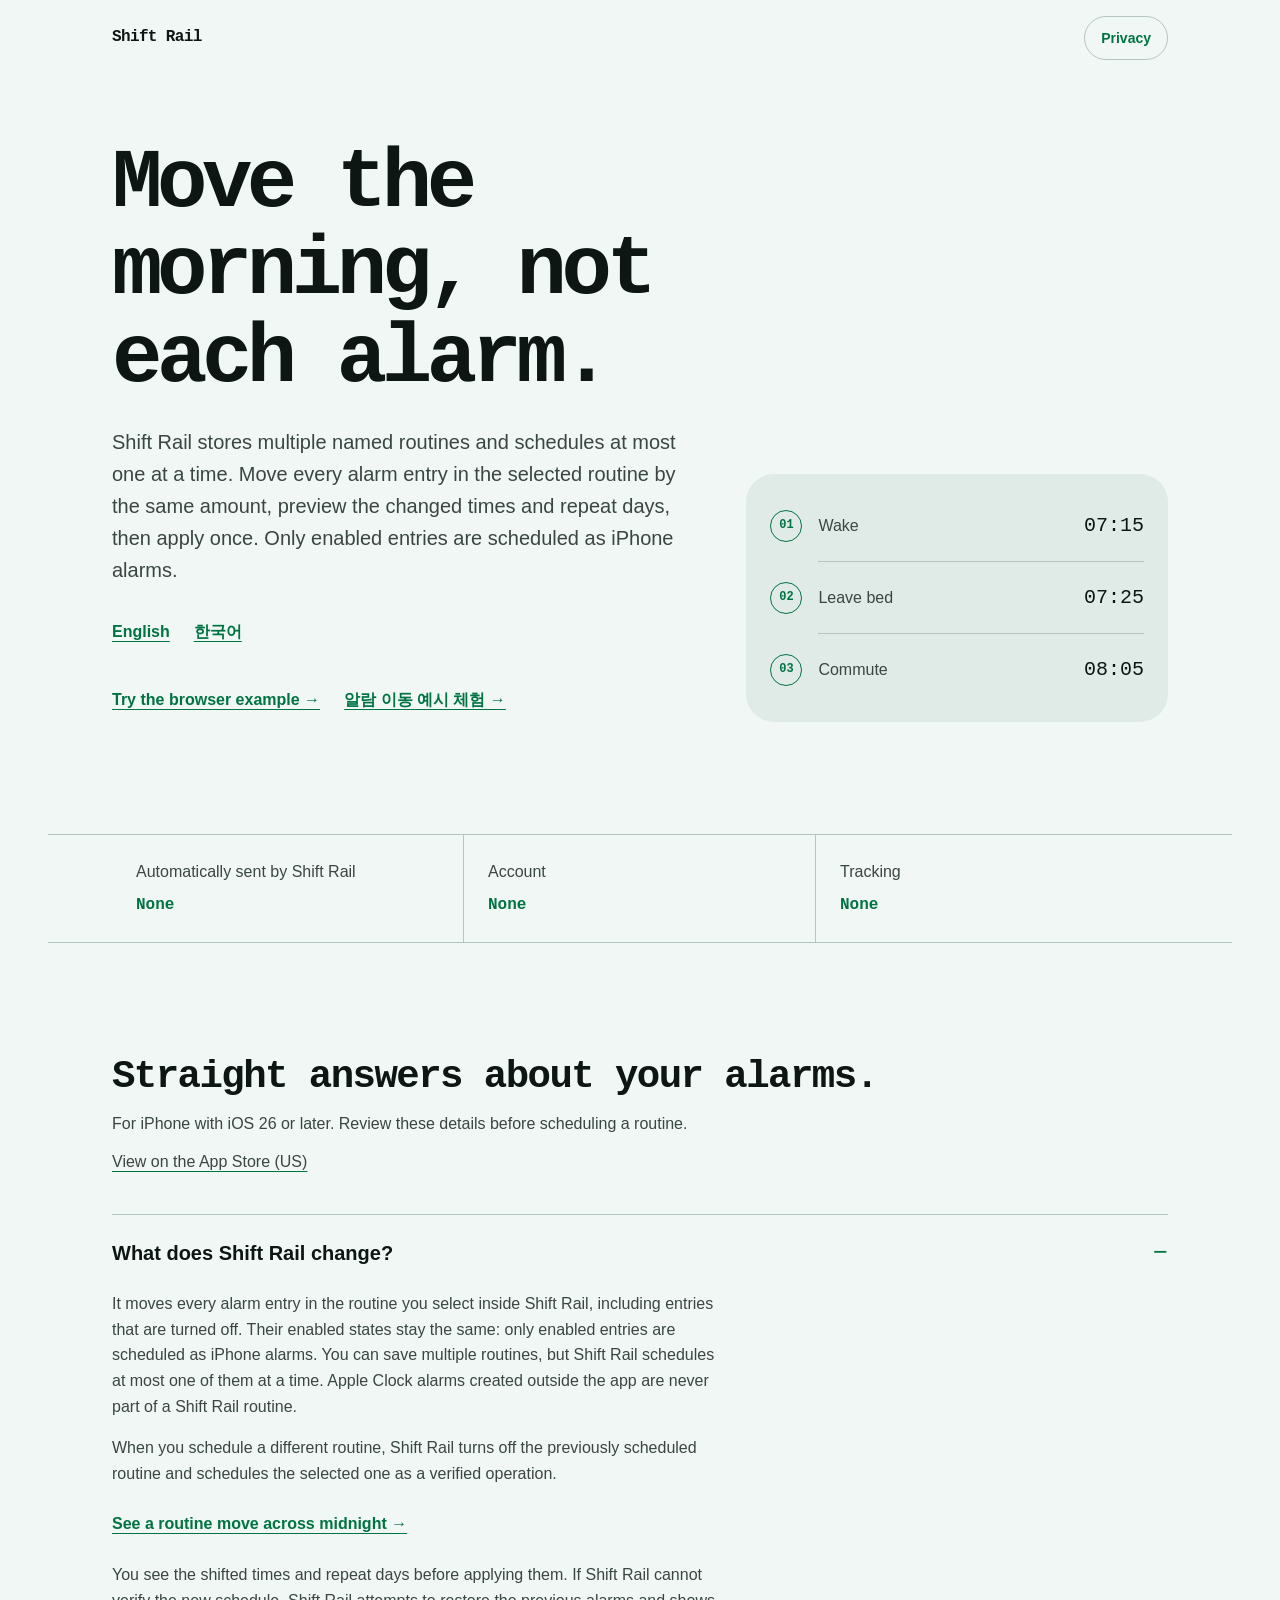
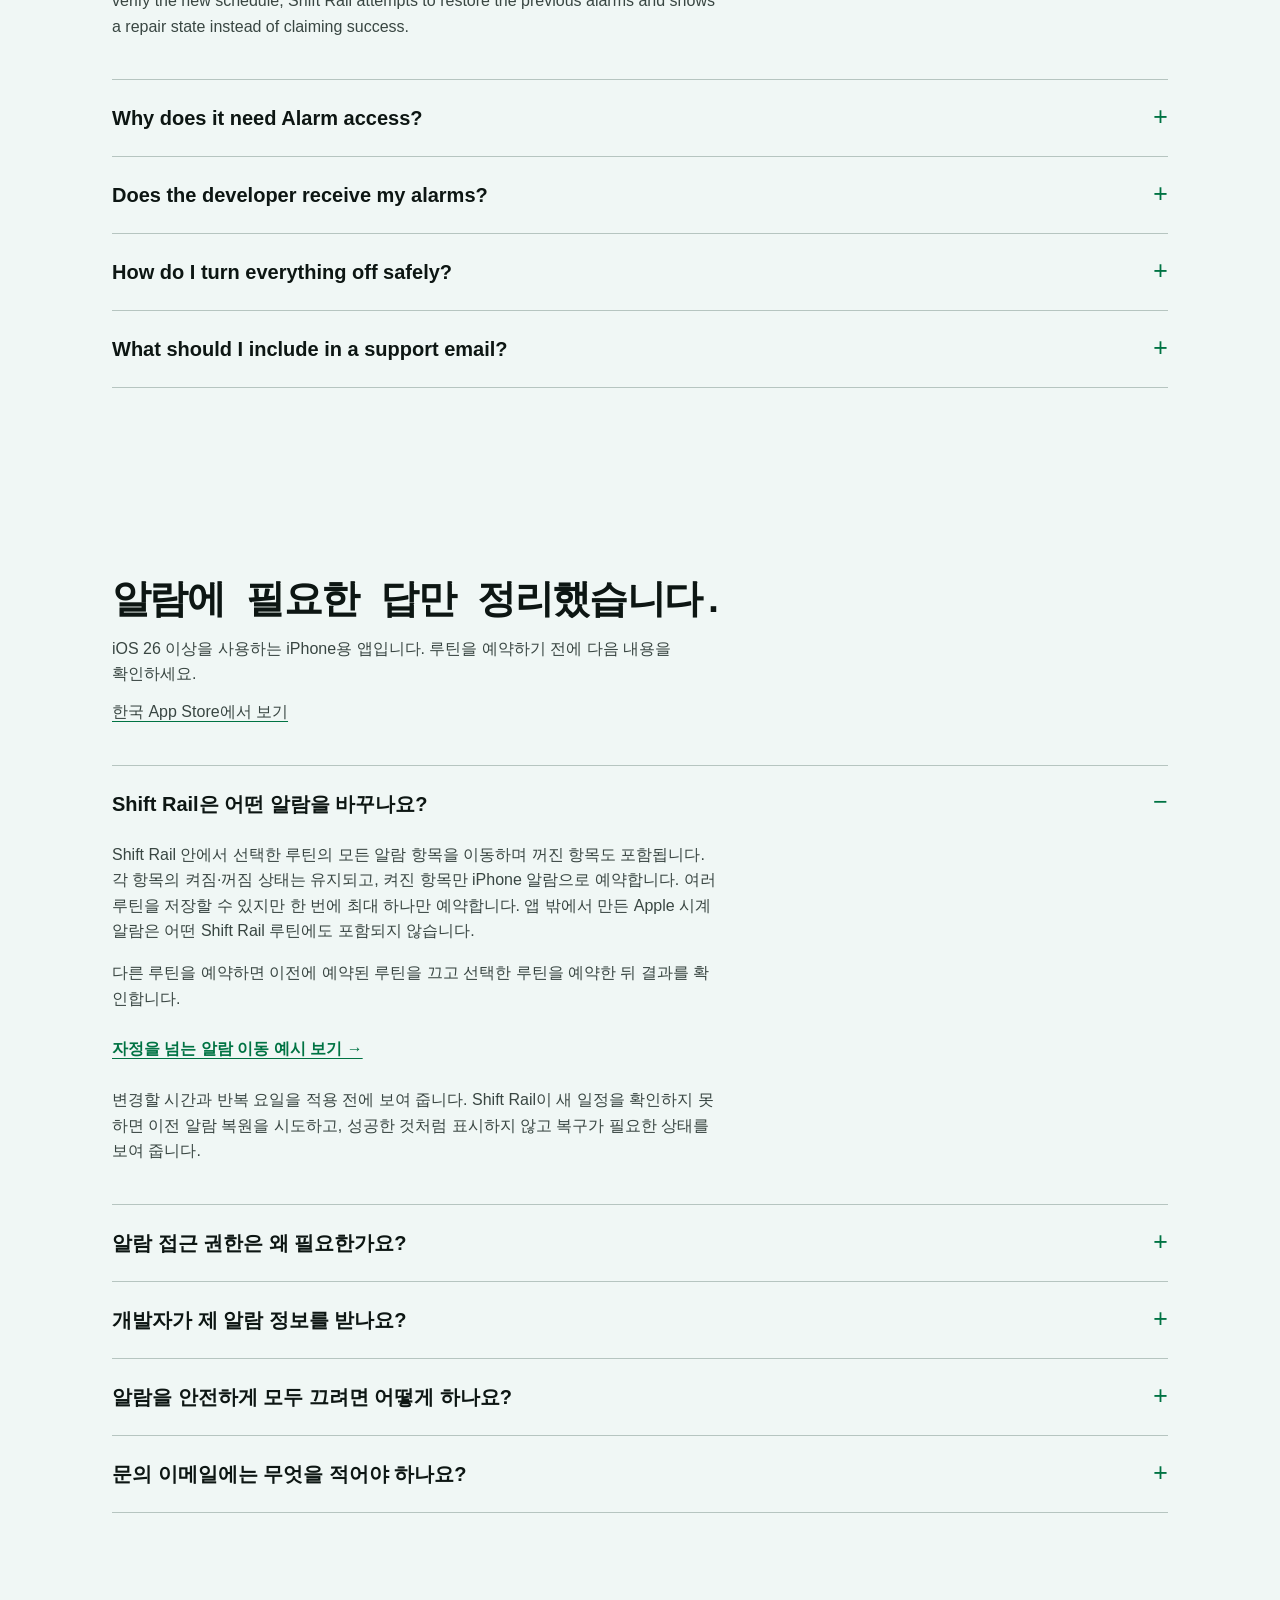
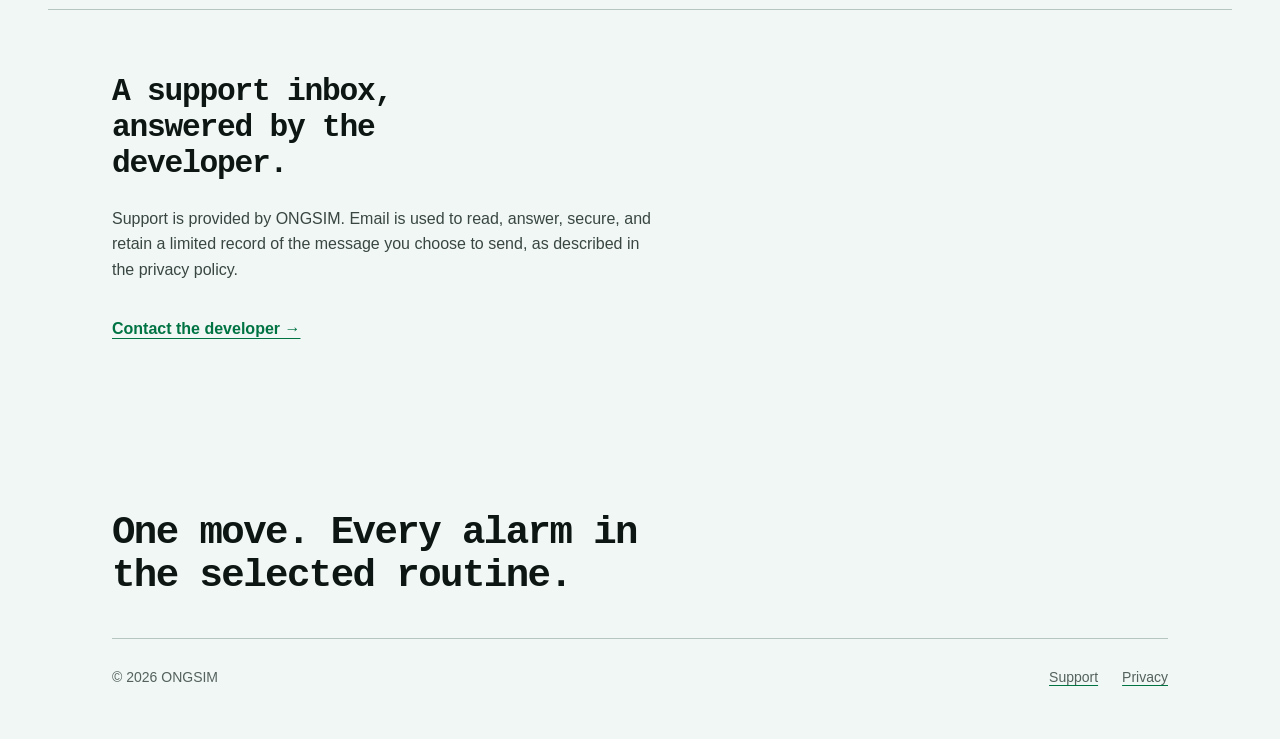
<file: index.html>
<!doctype html>
<html lang="en">
  <head>
    <meta charset="utf-8">
    <meta name="viewport" content="width=device-width, initial-scale=1, viewport-fit=cover">
    <meta name="description" content="Official support for Shift Rail, the private iPhone utility that saves multiple alarm routines and moves one together.">
    <meta name="robots" content="index,follow">
    <meta name="color-scheme" content="light dark">
    <meta property="og:type" content="website">
    <meta property="og:title" content="Shift Rail Support">
    <meta property="og:description" content="Save multiple alarm routines, schedule one at a time, and move every alarm in the selected routine together.">
    <meta property="og:url" content="https://ppupy1209.github.io/shift-rail-support/">
    <link rel="canonical" href="https://ppupy1209.github.io/shift-rail-support/">
    <link rel="icon" href="./favicon.png" type="image/png">
    <link rel="apple-touch-icon" href="./favicon.png">
    <link rel="stylesheet" href="./styles.css">
    <title>Shift Rail Support</title>
  <meta name="apple-itunes-app" content="app-id=6806742009">
</head>
  <body>
    <a class="skip-link" href="#content">Skip to support</a>

    <header class="nav-edge shell" aria-label="Primary navigation">
      <a class="wordmark" href="./index.html" aria-label="Shift Rail support home">Shift Rail</a>
      <a class="nav-action" href="./privacy.html">Privacy</a>
    </header>

    <main id="content">
      <section class="hero shell" aria-labelledby="hero-title">
        <div class="hero-copy">
          <h1 id="hero-title">Move the morning, not each alarm.</h1>
          <p class="hero-lede">Shift Rail stores multiple named routines and schedules at most one at a time. Move every alarm entry in the selected routine by the same amount, preview the changed times and repeat days, then apply once. Only enabled entries are scheduled as iPhone alarms.</p>
          <nav class="language-links" aria-label="Page language">
            <a class="language-link" href="#english">English</a>
            <a class="language-link" lang="ko" href="#korean">한국어</a>
          </nav>
          <div class="language-links">
            <a class="language-link" href="./alarm-shift-demo.html#english">Try the browser example →</a>
            <a class="language-link" href="./alarm-shift-demo.html#korean" lang="ko">알람 이동 예시 체험 →</a>
          </div>
        </div>

        <ol class="rail-demo" aria-label="Example selected routine moved fifteen minutes later">
          <li>
            <span class="rail-marker" aria-hidden="true">01</span>
            <span class="rail-name">Wake</span>
            <time class="rail-time">07:15</time>
          </li>
          <li>
            <span class="rail-marker" aria-hidden="true">02</span>
            <span class="rail-name">Leave bed</span>
            <time class="rail-time">07:25</time>
          </li>
          <li>
            <span class="rail-marker" aria-hidden="true">03</span>
            <span class="rail-name">Commute</span>
            <time class="rail-time">08:05</time>
          </li>
        </ol>
      </section>

      <dl class="trust-strip shell" aria-label="Shift Rail privacy summary">
        <div>
          <dt>Automatically sent by Shift Rail</dt>
          <dd>None</dd>
        </div>
        <div>
          <dt>Account</dt>
          <dd>None</dd>
        </div>
        <div>
          <dt>Tracking</dt>
          <dd>None</dd>
        </div>
      </dl>

      <section class="support-section shell" id="english" aria-labelledby="english-title">
        <header class="section-intro">
          <h2 id="english-title">Straight answers about your alarms.</h2>
          <p>For iPhone with iOS 26 or later. Review these details before scheduling a routine.</p>
      <p><a href="https://apps.apple.com/us/app/shift-rail/id6806742009?uo=4">View on the App Store (US)</a></p>
        </header>

        <div class="faq">
          <details open>
            <summary><h3>What does Shift Rail change?</h3></summary>
            <div class="answer">
              <p>It moves every alarm entry in the routine you select inside Shift Rail, including entries that are turned off. Their enabled states stay the same: only enabled entries are scheduled as iPhone alarms. You can save multiple routines, but Shift Rail schedules at most one of them at a time. Apple Clock alarms created outside the app are never part of a Shift Rail routine.</p>
              <p>When you schedule a different routine, Shift Rail turns off the previously scheduled routine and schedules the selected one as a verified operation.</p>
              <a class="text-link" href="./alarm-routine-guide.html#english">See a routine move across midnight →</a>
              <p>You see the shifted times and repeat days before applying them. If Shift Rail cannot verify the new schedule, Shift Rail attempts to restore the previous alarms and shows a repair state instead of claiming success.</p>
            </div>
          </details>
          <details>
            <summary><h3>Why does it need Alarm access?</h3></summary>
            <div class="answer">
              <p>Alarm access lets Shift Rail schedule, verify, switch, move, and turn off the alarms it creates. The app asks only when you first try to schedule a routine.</p>
              <p>If access is off, open Shift Rail → About Shift Rail → Open Settings, allow Alarm access, then return to the app.</p>
            </div>
          </details>
          <details>
            <summary><h3>Does the developer receive my alarms?</h3></summary>
            <div class="answer">
              <p>No. Routine names and identifiers, alarm titles and times, repeat days, enabled states, routine sound choices, and recovery data stay in the app’s local container. Shift Rail has no developer account, analytics SDK, ad network, or developer-operated server.</p>
              <a class="text-link" href="./privacy.html">Read the full privacy policy →</a>
            </div>
          </details>
          <details>
            <summary><h3>How do I turn everything off safely?</h3></summary>
            <div class="answer">
              <p>Use “Turn off Shift Rail alarms” inside the app. Shift Rail asks iOS to remove every alarm it created and verifies the result. Your saved routines remain available for later editing.</p>
              <p>Before deleting the app, turn off Shift Rail alarms first so the app can verify that its scheduled alarms were removed.</p>
            </div>
          </details>
          <details>
            <summary><h3>What should I include in a support email?</h3></summary>
            <div class="answer">
              <p>Describe the action you took, the message shown in Shift Rail, and your iOS version. Do not send private alarm names or other personal information unless it is necessary for your question.</p>
              <a class="text-link" href="mailto:ppupy1200@gmail.com?subject=Shift%20Rail%20Support">Email support →</a>
            </div>
          </details>
        </div>
      </section>

      <section class="support-section shell" id="korean" lang="ko" aria-labelledby="korean-title">
        <header class="section-intro">
          <h2 id="korean-title">알람에 필요한 답만 정리했습니다.</h2>
          <p>iOS 26 이상을 사용하는 iPhone용 앱입니다. 루틴을 예약하기 전에 다음 내용을 확인하세요.</p>
        <p><a href="https://apps.apple.com/kr/app/shift-rail/id6806742009?uo=4">한국 App Store에서 보기</a></p>
        </header>

        <div class="faq">
          <details open>
            <summary><h3>Shift Rail은 어떤 알람을 바꾸나요?</h3></summary>
            <div class="answer">
              <p>Shift Rail 안에서 선택한 루틴의 모든 알람 항목을 이동하며 꺼진 항목도 포함됩니다. 각 항목의 켜짐·꺼짐 상태는 유지되고, 켜진 항목만 iPhone 알람으로 예약합니다. 여러 루틴을 저장할 수 있지만 한 번에 최대 하나만 예약합니다. 앱 밖에서 만든 Apple 시계 알람은 어떤 Shift Rail 루틴에도 포함되지 않습니다.</p>
              <p>다른 루틴을 예약하면 이전에 예약된 루틴을 끄고 선택한 루틴을 예약한 뒤 결과를 확인합니다.</p>
              <a class="text-link" href="./alarm-routine-guide.html#korean" lang="ko">자정을 넘는 알람 이동 예시 보기 →</a>
              <p>변경할 시간과 반복 요일을 적용 전에 보여 줍니다. Shift Rail이 새 일정을 확인하지 못하면 이전 알람 복원을 시도하고, 성공한 것처럼 표시하지 않고 복구가 필요한 상태를 보여 줍니다.</p>
            </div>
          </details>
          <details>
            <summary><h3>알람 접근 권한은 왜 필요한가요?</h3></summary>
            <div class="answer">
              <p>알람 접근 권한은 Shift Rail이 만든 알람을 예약하고 확인하고 전환하고 이동하거나 모두 끄는 데 사용합니다. 앱은 루틴을 처음 예약할 때만 권한을 요청합니다.</p>
              <p>권한이 꺼져 있다면 Shift Rail → Shift Rail 정보 → 설정 열기에서 알람 접근을 허용한 뒤 앱으로 돌아오세요.</p>
            </div>
          </details>
          <details>
            <summary><h3>개발자가 제 알람 정보를 받나요?</h3></summary>
            <div class="answer">
              <p>받지 않습니다. 루틴 이름과 식별자, 알람 이름과 시간, 반복 요일, 사용 여부, 루틴별 소리 선택, 복구 기록은 앱의 로컬 저장소에만 남습니다. 개발자 계정, 분석 SDK, 광고 네트워크, 개발자 운영 서버가 없습니다.</p>
              <a class="text-link" href="./privacy.html#korean">개인정보 처리방침 전체 보기 →</a>
            </div>
          </details>
          <details>
            <summary><h3>알람을 안전하게 모두 끄려면 어떻게 하나요?</h3></summary>
            <div class="answer">
              <p>앱 안에서 ‘Shift Rail 알람 모두 끄기’를 사용하세요. Shift Rail은 자신이 만든 모든 알람을 iOS에서 제거하도록 요청하고 결과를 확인합니다. 저장한 루틴은 나중에 다시 편집할 수 있도록 앱에 남습니다.</p>
              <p>앱을 삭제하기 전에는 Shift Rail 알람을 먼저 모두 꺼서 예약된 알람이 제거됐는지 확인할 수 있게 해주세요.</p>
            </div>
          </details>
          <details>
            <summary><h3>문의 이메일에는 무엇을 적어야 하나요?</h3></summary>
            <div class="answer">
              <p>수행한 동작, Shift Rail에 표시된 문구, 사용 중인 iOS 버전을 적어 주세요. 문의에 꼭 필요하지 않다면 개인적인 알람 이름이나 다른 개인정보는 보내지 마세요.</p>
              <a class="text-link" href="mailto:ppupy1200@gmail.com?subject=Shift%20Rail%20%EC%A7%80%EC%9B%90%20%EB%AC%B8%EC%9D%98">이메일 문의 →</a>
            </div>
          </details>
        </div>
      </section>

      <section class="contact-band shell" aria-labelledby="contact-title">
        <h2 id="contact-title">A support inbox, answered by the developer.</h2>
          <p>Support is provided by ONGSIM. Email is used to read, answer, secure, and retain a limited record of the message you choose to send, as described in the privacy policy.</p>
        <a class="text-link" href="mailto:ppupy1200@gmail.com?subject=Shift%20Rail%20Support">Contact the developer →</a>
      </section>
    </main>

    <footer class="foot-stmt shell">
      <p class="foot-stmt-line">One move. Every alarm in the selected routine.</p>
      <div class="foot-stmt-meta">
        <span>© 2026 ONGSIM</span>
        <nav class="footer-links" aria-label="Footer navigation">
          <a class="footer-link" href="./index.html">Support</a>
          <a class="footer-link" href="./privacy.html">Privacy</a>
        </nav>
      </div>
    </footer>
  </body>
</html>
</file>
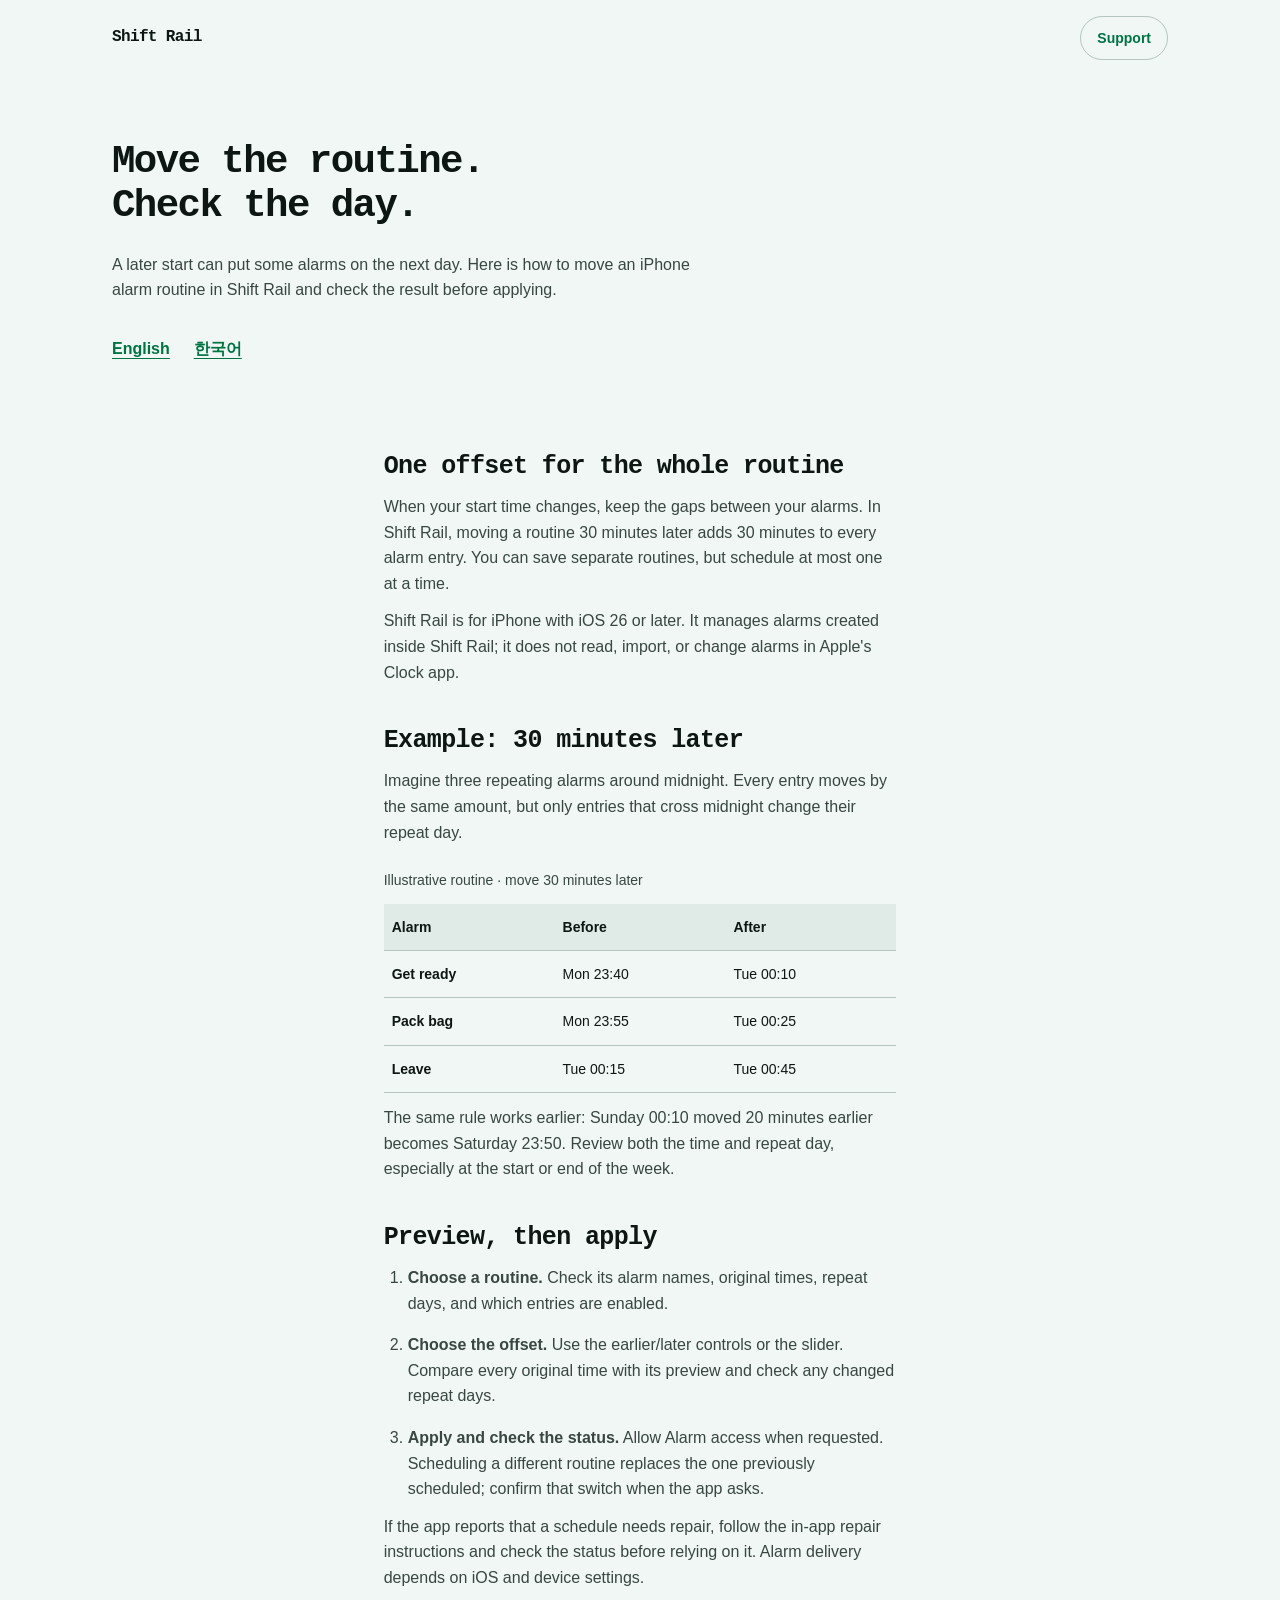
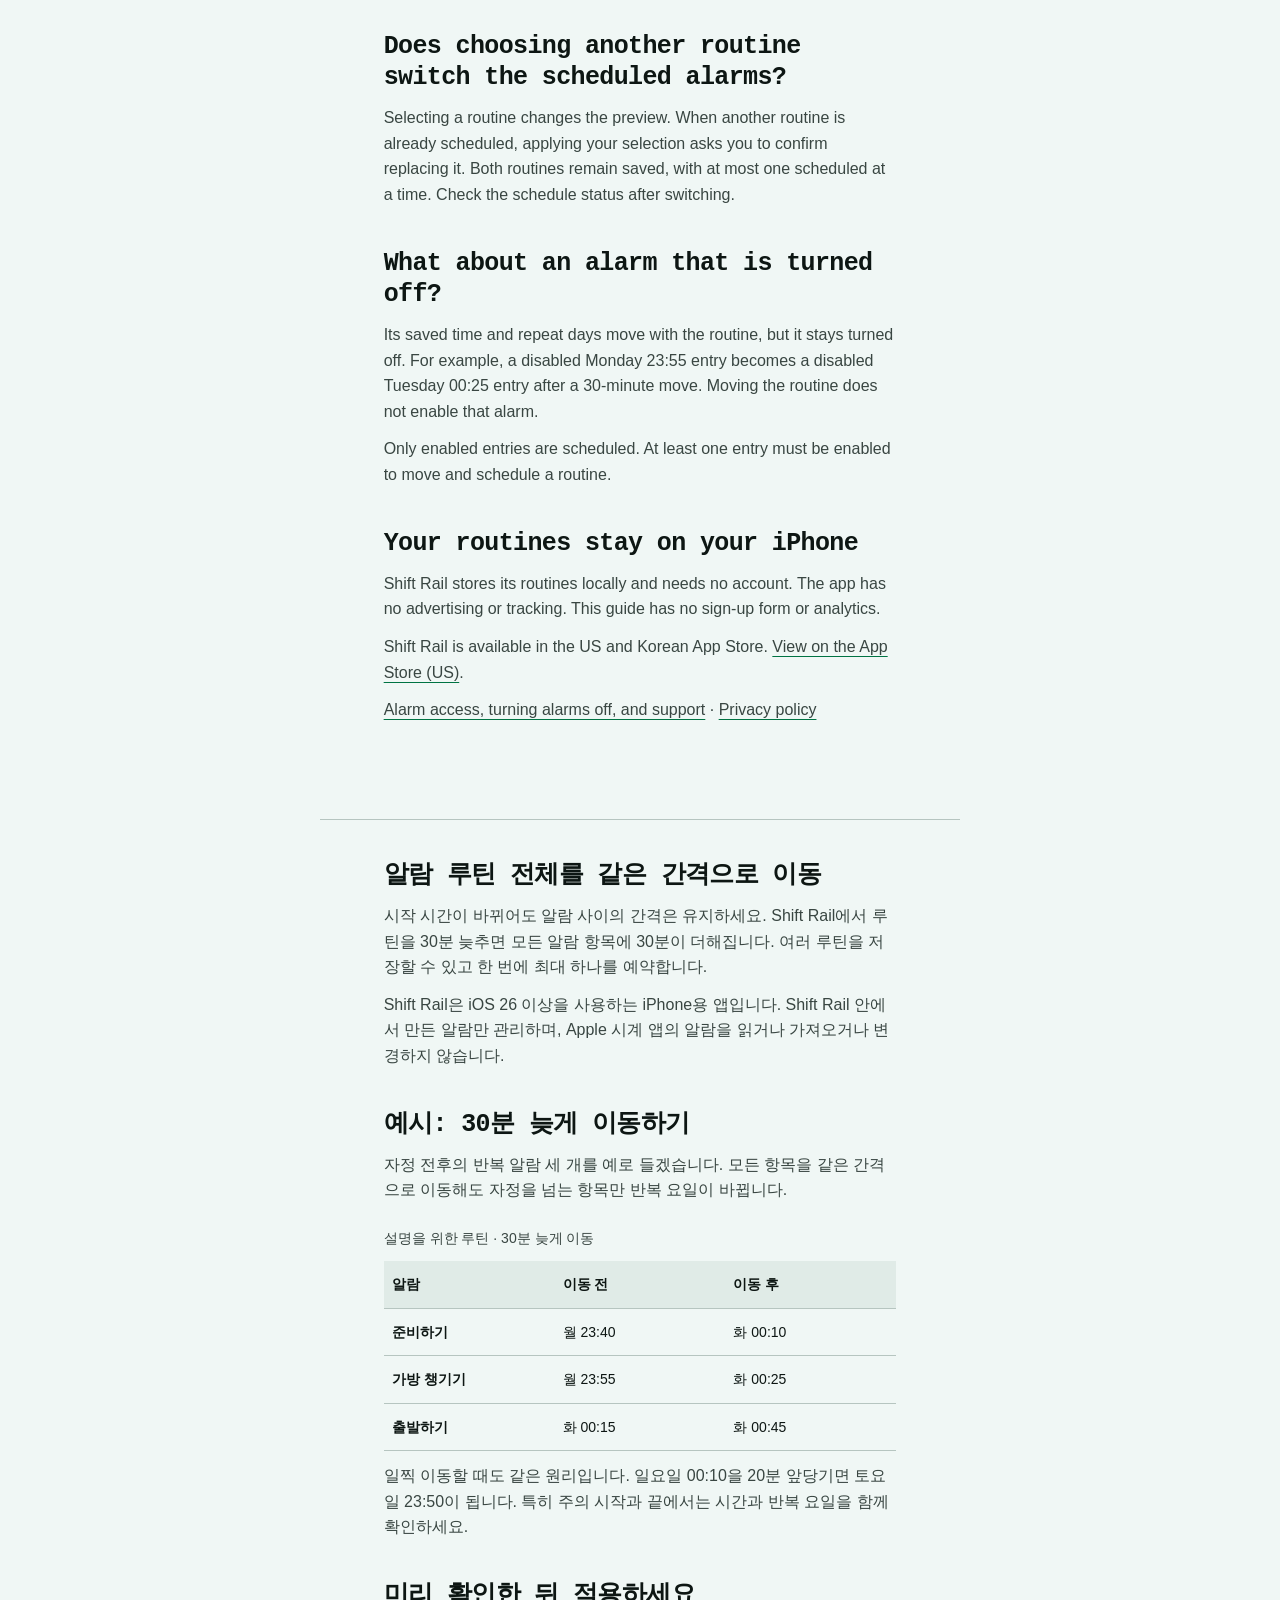
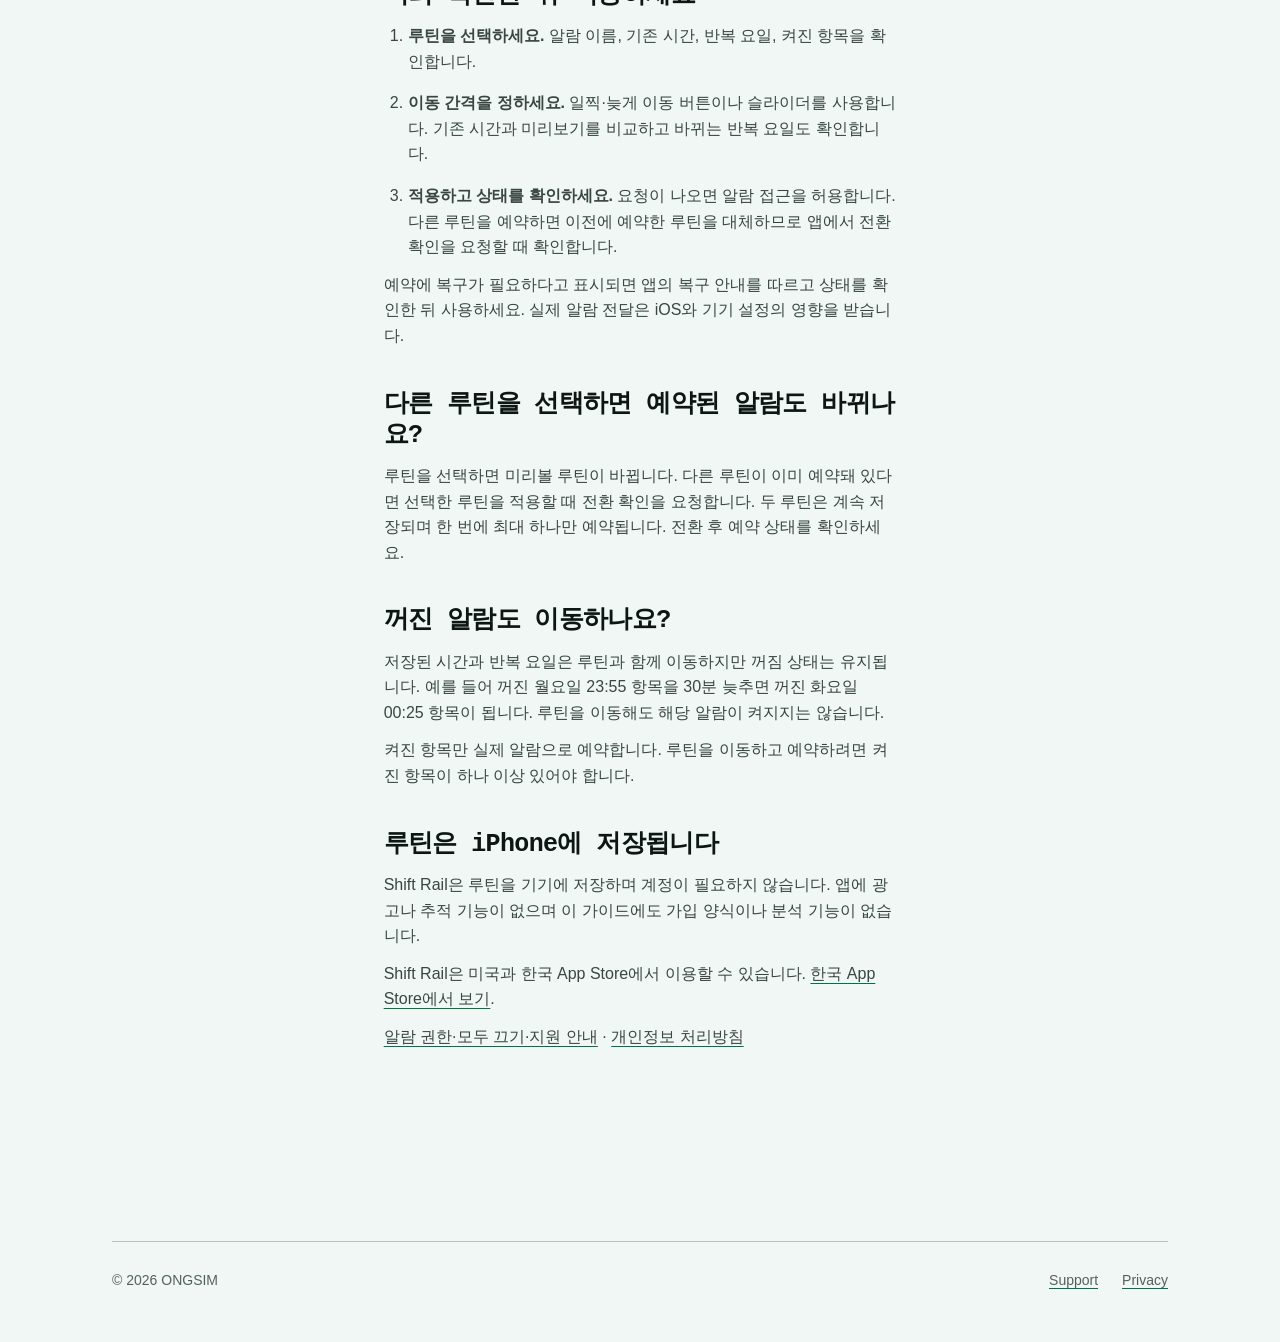
<file: alarm-routine-guide.html>
<!doctype html>
<html lang="en">
  <head>
    <meta charset="utf-8">
    <meta name="viewport" content="width=device-width, initial-scale=1, viewport-fit=cover">
    <meta name="description" content="A Shift Rail guide to moving an iPhone alarm routine together. See what happens to times, repeat weekdays, and disabled alarms when a routine crosses midnight.">
    <meta name="robots" content="index,follow">
    <meta name="color-scheme" content="light dark">
    <meta property="og:type" content="website">
    <meta property="og:title" content="Move an alarm routine across midnight · Shift Rail">
    <meta property="og:description" content="One offset for the whole routine. Check the new time and repeat day before applying. A guide in English and Korean.">
    <meta property="og:url" content="https://ppupy1209.github.io/shift-rail-support/alarm-routine-guide.html">
    <link rel="canonical" href="https://ppupy1209.github.io/shift-rail-support/alarm-routine-guide.html">
    <link rel="icon" href="./favicon.png" type="image/png">
    <link rel="apple-touch-icon" href="./favicon.png">
    <link rel="stylesheet" href="./styles.css">
    <title>Move an alarm routine across midnight · Shift Rail</title>
  <meta name="apple-itunes-app" content="app-id=6806742009">
</head>
  <body>
    <a class="skip-link" href="#content">Skip to guide</a>
    <header class="nav-edge shell" aria-label="Primary navigation">
      <a class="wordmark" href="./index.html">Shift Rail</a>
      <a class="nav-action" href="./index.html">Support</a>
    </header>

    <main id="content">
      <header class="policy-intro shell">
        <h1>Move the routine.<br>Check the day.</h1>
        <p>A later start can put some alarms on the next day. Here is how to move an iPhone alarm routine in Shift Rail and check the result before applying.</p>
        <nav class="language-links" aria-label="Guide language">
          <a class="language-link" href="#english">English</a>
          <a class="language-link" href="#korean" lang="ko">한국어</a>
        </nav>
      </header>

      <article class="document shell routine-guide" id="english" aria-labelledby="english-title">
        <section>
          <h2 id="english-title">One offset for the whole routine</h2>
          <p>When your start time changes, keep the gaps between your alarms. In Shift Rail, moving a routine 30 minutes later adds 30 minutes to every alarm entry. You can save separate routines, but schedule at most one at a time.</p>
          <p>Shift Rail is for iPhone with iOS 26 or later. It manages alarms created inside Shift Rail; it does not read, import, or change alarms in Apple's Clock app.</p>
        </section>

        <section>
          <h2>Example: 30 minutes later</h2>
          <p>Imagine three repeating alarms around midnight. Every entry moves by the same amount, but only entries that cross midnight change their repeat day.</p>
          <table class="routine-table">
            <caption>Illustrative routine · move 30 minutes later</caption>
            <thead><tr><th scope="col">Alarm</th><th scope="col">Before</th><th scope="col">After</th></tr></thead>
            <tbody>
              <tr><th scope="row">Get ready</th><td>Mon 23:40</td><td>Tue 00:10</td></tr>
              <tr><th scope="row">Pack bag</th><td>Mon 23:55</td><td>Tue 00:25</td></tr>
              <tr><th scope="row">Leave</th><td>Tue 00:15</td><td>Tue 00:45</td></tr>
            </tbody>
          </table>
          <p>The same rule works earlier: Sunday 00:10 moved 20 minutes earlier becomes Saturday 23:50. Review both the time and repeat day, especially at the start or end of the week.</p>
        </section>

        <section>
          <h2>Preview, then apply</h2>
          <ol class="guide-steps">
            <li><strong>Choose a routine.</strong> Check its alarm names, original times, repeat days, and which entries are enabled.</li>
            <li><strong>Choose the offset.</strong> Use the earlier/later controls or the slider. Compare every original time with its preview and check any changed repeat days.</li>
            <li><strong>Apply and check the status.</strong> Allow Alarm access when requested. Scheduling a different routine replaces the one previously scheduled; confirm that switch when the app asks.</li>
          </ol>
          <p>If the app reports that a schedule needs repair, follow the in-app repair instructions and check the status before relying on it. Alarm delivery depends on iOS and device settings.</p>
        </section>

        <section>
          <h2>Does choosing another routine switch the scheduled alarms?</h2>
          <p>Selecting a routine changes the preview. When another routine is already scheduled, applying your selection asks you to confirm replacing it. Both routines remain saved, with at most one scheduled at a time. Check the schedule status after switching.</p>
        </section>

        <section>
          <h2>What about an alarm that is turned off?</h2>
          <p>Its saved time and repeat days move with the routine, but it stays turned off. For example, a disabled Monday 23:55 entry becomes a disabled Tuesday 00:25 entry after a 30-minute move. Moving the routine does not enable that alarm.</p>
          <p>Only enabled entries are scheduled. At least one entry must be enabled to move and schedule a routine.</p>
        </section>

        <section>
          <h2>Your routines stay on your iPhone</h2>
          <p>Shift Rail stores its routines locally and needs no account. The app has no advertising or tracking. This guide has no sign-up form or analytics.</p>
          <p>Shift Rail is available in the US and Korean App Store. <a href="https://apps.apple.com/us/app/shift-rail/id6806742009?uo=4">View on the App Store (US)</a>.</p>
          <p><a href="./index.html#english">Alarm access, turning alarms off, and support</a> · <a href="./privacy.html">Privacy policy</a></p>
        </section>
      </article>

      <article class="document shell routine-guide" id="korean" lang="ko" aria-labelledby="korean-title">
        <section>
          <h2 id="korean-title">알람 루틴 전체를 같은 간격으로 이동</h2>
          <p>시작 시간이 바뀌어도 알람 사이의 간격은 유지하세요. Shift Rail에서 루틴을 30분 늦추면 모든 알람 항목에 30분이 더해집니다. 여러 루틴을 저장할 수 있고 한 번에 최대 하나를 예약합니다.</p>
          <p>Shift Rail은 iOS 26 이상을 사용하는 iPhone용 앱입니다. Shift Rail 안에서 만든 알람만 관리하며, Apple 시계 앱의 알람을 읽거나 가져오거나 변경하지 않습니다.</p>
        </section>

        <section>
          <h2>예시: 30분 늦게 이동하기</h2>
          <p>자정 전후의 반복 알람 세 개를 예로 들겠습니다. 모든 항목을 같은 간격으로 이동해도 자정을 넘는 항목만 반복 요일이 바뀝니다.</p>
          <table class="routine-table">
            <caption>설명을 위한 루틴 · 30분 늦게 이동</caption>
            <thead><tr><th scope="col">알람</th><th scope="col">이동 전</th><th scope="col">이동 후</th></tr></thead>
            <tbody>
              <tr><th scope="row">준비하기</th><td>월 23:40</td><td>화 00:10</td></tr>
              <tr><th scope="row">가방 챙기기</th><td>월 23:55</td><td>화 00:25</td></tr>
              <tr><th scope="row">출발하기</th><td>화 00:15</td><td>화 00:45</td></tr>
            </tbody>
          </table>
          <p>일찍 이동할 때도 같은 원리입니다. 일요일 00:10을 20분 앞당기면 토요일 23:50이 됩니다. 특히 주의 시작과 끝에서는 시간과 반복 요일을 함께 확인하세요.</p>
        </section>

        <section>
          <h2>미리 확인한 뒤 적용하세요</h2>
          <ol class="guide-steps">
            <li><strong>루틴을 선택하세요.</strong> 알람 이름, 기존 시간, 반복 요일, 켜진 항목을 확인합니다.</li>
            <li><strong>이동 간격을 정하세요.</strong> 일찍·늦게 이동 버튼이나 슬라이더를 사용합니다. 기존 시간과 미리보기를 비교하고 바뀌는 반복 요일도 확인합니다.</li>
            <li><strong>적용하고 상태를 확인하세요.</strong> 요청이 나오면 알람 접근을 허용합니다. 다른 루틴을 예약하면 이전에 예약한 루틴을 대체하므로 앱에서 전환 확인을 요청할 때 확인합니다.</li>
          </ol>
          <p>예약에 복구가 필요하다고 표시되면 앱의 복구 안내를 따르고 상태를 확인한 뒤 사용하세요. 실제 알람 전달은 iOS와 기기 설정의 영향을 받습니다.</p>
        </section>

        <section>
          <h2>다른 루틴을 선택하면 예약된 알람도 바뀌나요?</h2>
          <p>루틴을 선택하면 미리볼 루틴이 바뀝니다. 다른 루틴이 이미 예약돼 있다면 선택한 루틴을 적용할 때 전환 확인을 요청합니다. 두 루틴은 계속 저장되며 한 번에 최대 하나만 예약됩니다. 전환 후 예약 상태를 확인하세요.</p>
        </section>

        <section>
          <h2>꺼진 알람도 이동하나요?</h2>
          <p>저장된 시간과 반복 요일은 루틴과 함께 이동하지만 꺼짐 상태는 유지됩니다. 예를 들어 꺼진 월요일 23:55 항목을 30분 늦추면 꺼진 화요일 00:25 항목이 됩니다. 루틴을 이동해도 해당 알람이 켜지지는 않습니다.</p>
          <p>켜진 항목만 실제 알람으로 예약합니다. 루틴을 이동하고 예약하려면 켜진 항목이 하나 이상 있어야 합니다.</p>
        </section>

        <section>
          <h2>루틴은 iPhone에 저장됩니다</h2>
          <p>Shift Rail은 루틴을 기기에 저장하며 계정이 필요하지 않습니다. 앱에 광고나 추적 기능이 없으며 이 가이드에도 가입 양식이나 분석 기능이 없습니다.</p>
          <p>Shift Rail은 미국과 한국 App Store에서 이용할 수 있습니다. <a href="https://apps.apple.com/kr/app/shift-rail/id6806742009?uo=4">한국 App Store에서 보기</a>.</p>
          <p><a href="./index.html#korean">알람 권한·모두 끄기·지원 안내</a> · <a href="./privacy.html#korean">개인정보 처리방침</a></p>
        </section>
      </article>
    </main>

    <footer class="foot-stmt shell">
      <div class="foot-stmt-meta">
        <span>© 2026 ONGSIM</span>
        <nav class="footer-links" aria-label="Footer navigation">
          <a class="footer-link" href="./index.html">Support</a>
          <a class="footer-link" href="./privacy.html">Privacy</a>
        </nav>
      </div>
    </footer>
  </body>
</html>
</file>
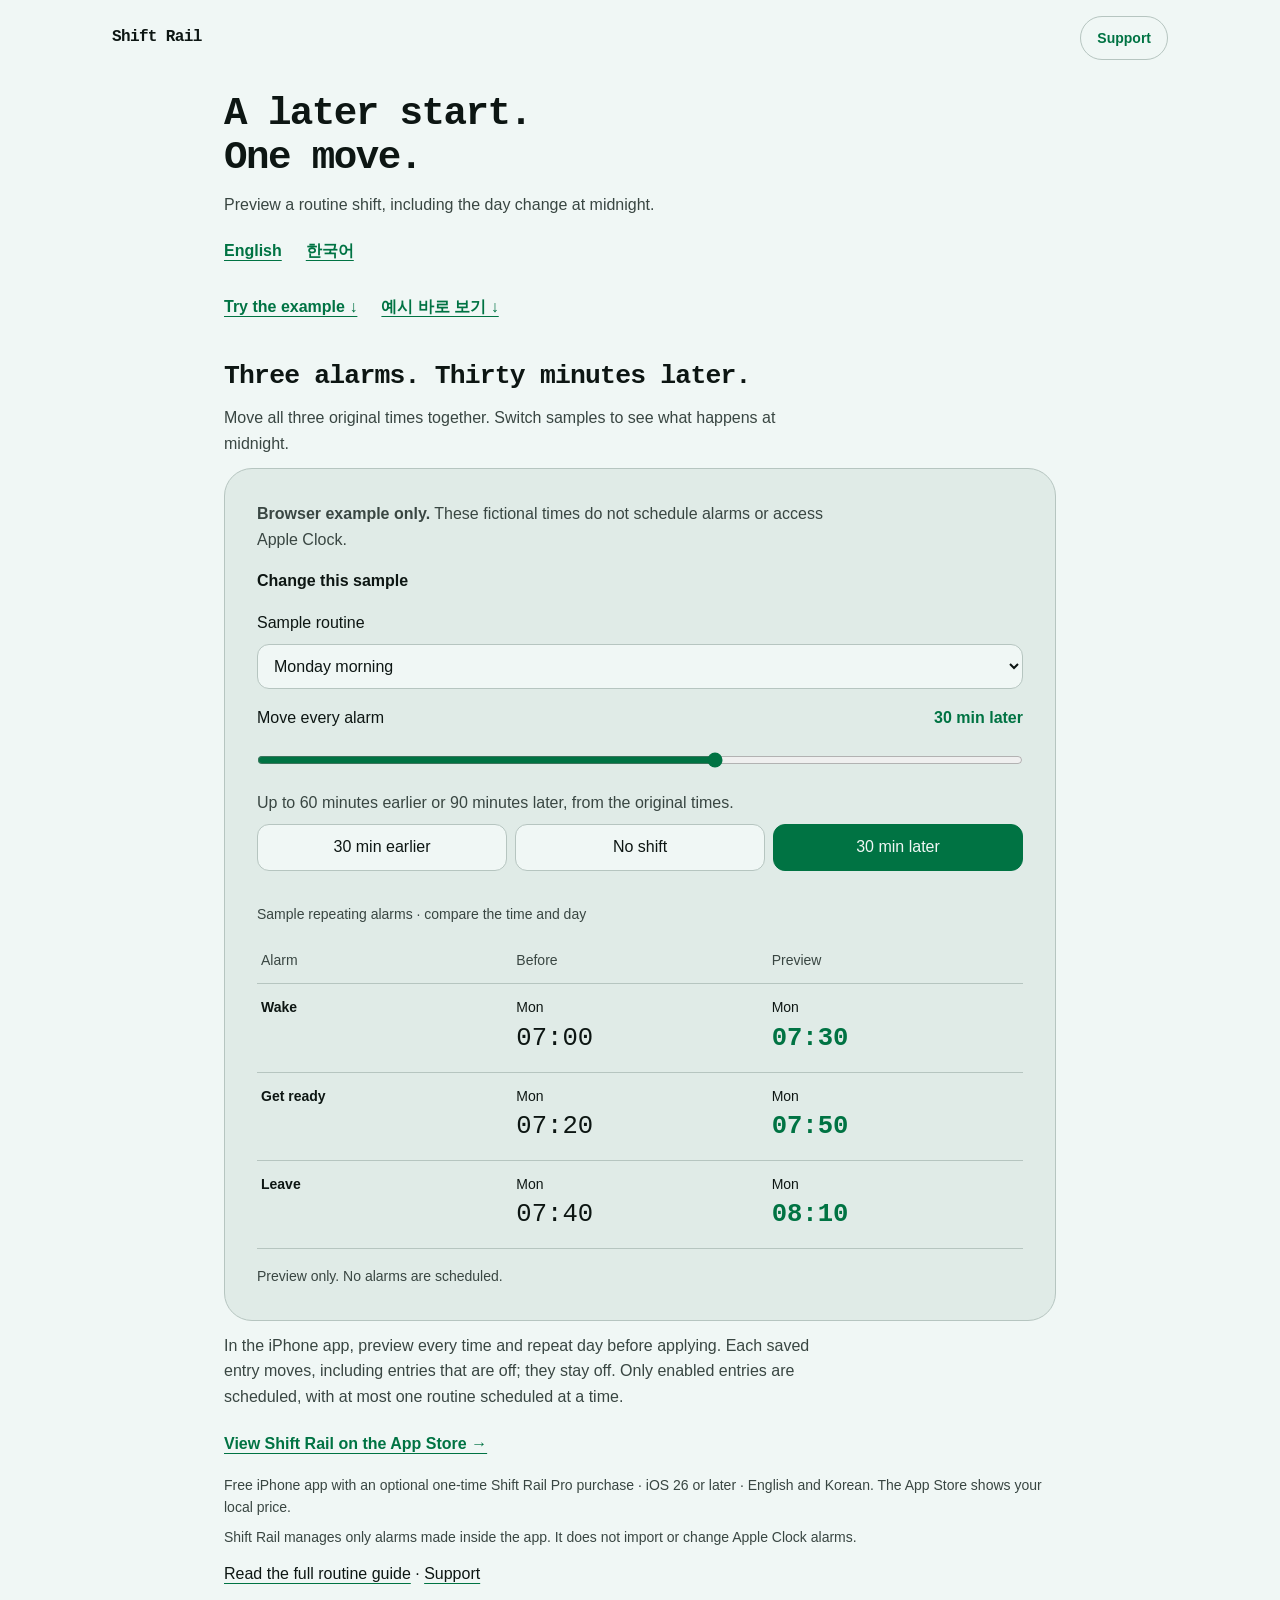
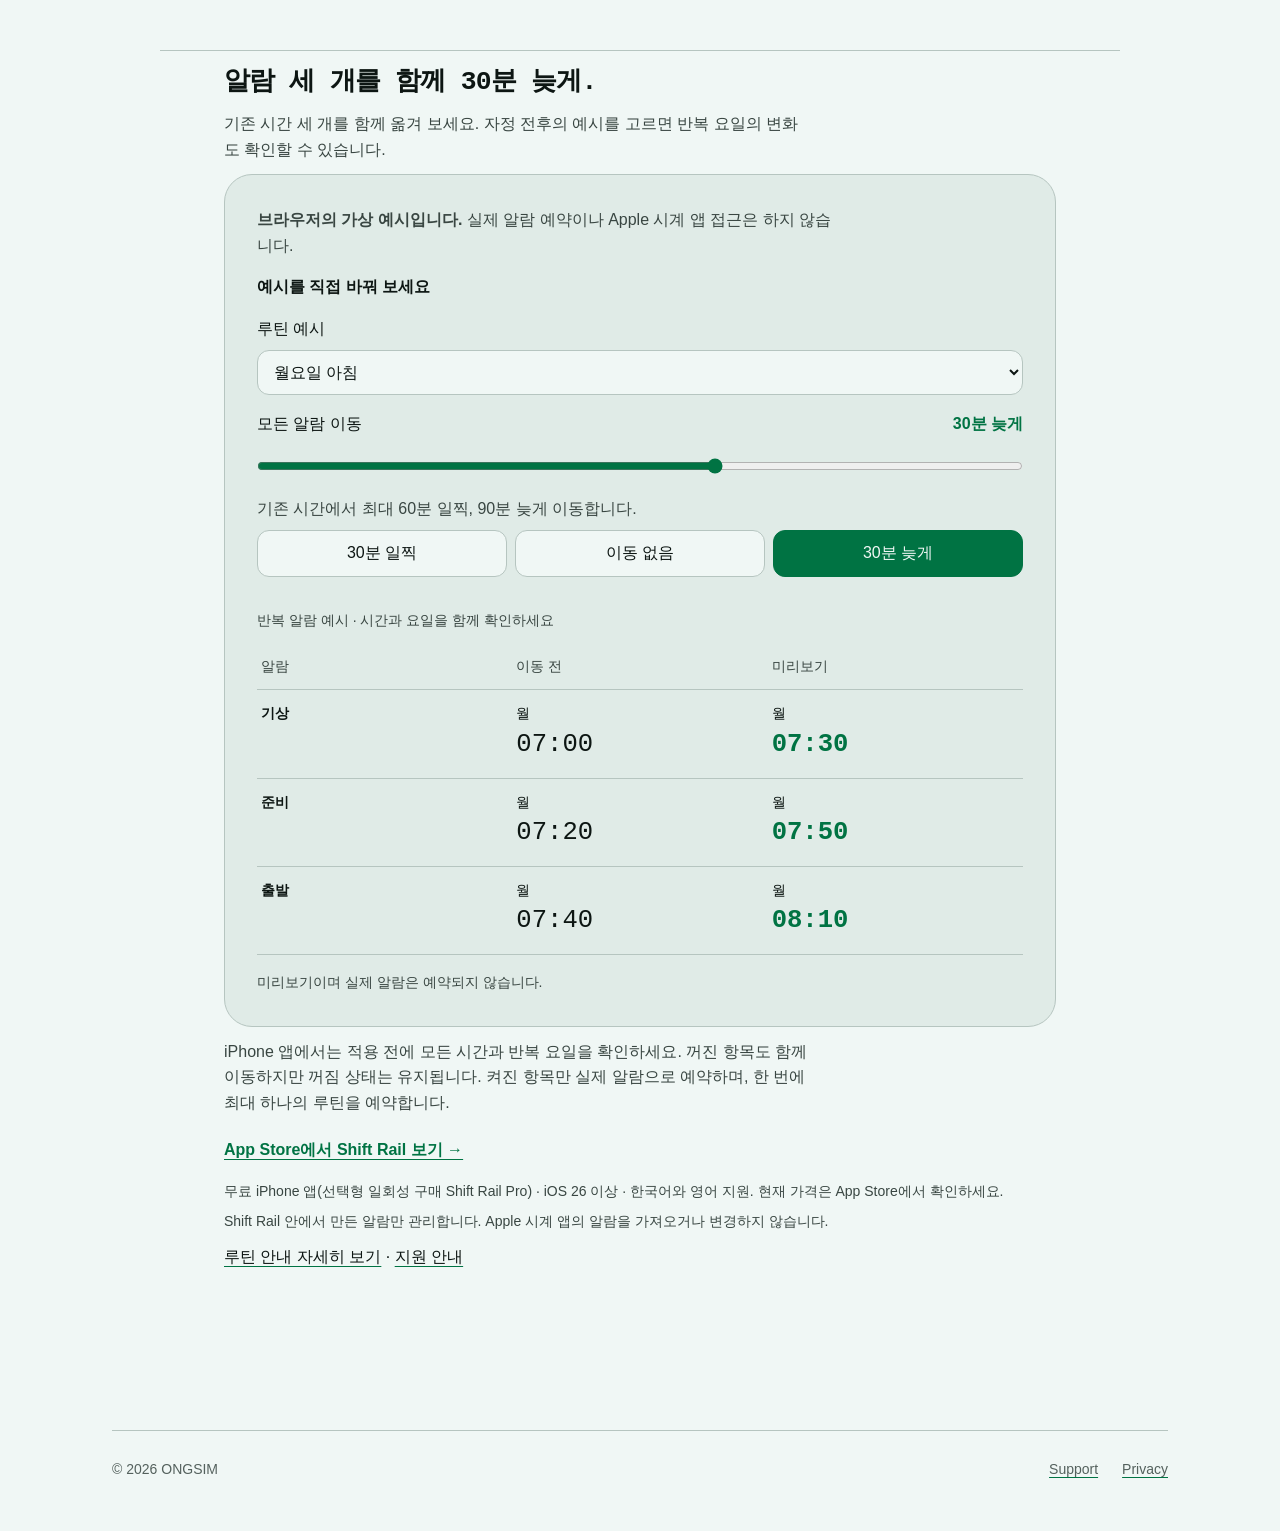
<file: alarm-shift-demo.html>
<!doctype html>
<html lang="en">
  <head>
    <meta charset="utf-8">
    <meta name="viewport" content="width=device-width, initial-scale=1, viewport-fit=cover">
    <meta name="description" content="Try moving three alarm times together in a browser example. See a 30-minute shift and repeat weekdays across midnight, in English and Korean.">
    <meta name="robots" content="index,follow">
    <meta name="color-scheme" content="light dark">
    <meta property="og:type" content="website">
    <meta property="og:title" content="Try moving an alarm routine · Shift Rail">
    <meta property="og:description" content="A later start. One move. Try a browser example that shifts three times together without scheduling an alarm.">
    <meta property="og:url" content="https://ppupy1209.github.io/shift-rail-support/alarm-shift-demo.html">
    <link rel="canonical" href="https://ppupy1209.github.io/shift-rail-support/alarm-shift-demo.html">
    <link rel="icon" href="./favicon.png" type="image/png">
    <link rel="stylesheet" href="./styles.css">
    <link rel="stylesheet" href="./alarm-shift-demo.css">
    <script src="./alarm-shift-demo.js" defer></script>
    <title>Try moving an alarm routine · Shift Rail</title>
  <meta name="apple-itunes-app" content="app-id=6806742009">
</head>
  <body>
    <a class="skip-link" href="#content">Skip to the example</a>
    <header class="nav-edge shell" aria-label="Primary navigation">
      <a class="wordmark" href="./index.html">Shift Rail</a>
      <a class="nav-action" href="./index.html">Support</a>
    </header>

    <main id="content">
      <header class="policy-intro shell demo-intro">
        <h1>A later start.<br>One move.</h1>
        <p>Preview a routine shift, including the day change at midnight.</p>
        <nav class="language-links" aria-label="Example language">
          <a class="language-link" href="#english">English</a>
          <a class="language-link" href="#korean" lang="ko">한국어</a>
        </nav>
        <div class="language-links">
          <a class="language-link" href="#english-controls">Try the example ↓</a>
          <a class="language-link" href="#korean-controls" lang="ko">예시 바로 보기 ↓</a>
        </div>
      </header>

      <section class="demo-section shell" id="english" aria-labelledby="english-title">
        <h2 id="english-title">Three alarms. Thirty minutes later.</h2>
        <p class="demo-intro-copy">Move all three original times together. Switch samples to see what happens at midnight.</p>

        <div class="demo-panel" id="english-controls" tabindex="-1" data-shift-demo data-language="en">
          <p class="demo-note"><strong>Browser example only.</strong> These fictional times do not schedule alarms or access Apple Clock.</p>
          <fieldset class="demo-controls" disabled>
            <legend>Change this sample</legend>
            <div class="demo-sample-control">
              <label for="en-scenario">Sample routine</label>
              <select id="en-scenario" data-scenario>
                <option value="morning">Monday morning</option>
                <option value="midnight">Sunday into Monday</option>
                <option value="early">Early Monday</option>
              </select>
            </div>
            <div class="demo-shift-control">
              <div class="demo-offset-line"><label for="en-offset">Move every alarm</label><output id="en-offset-value" for="en-offset" data-offset-label>30 min later</output></div>
              <input id="en-offset" data-offset type="range" min="-60" max="90" step="1" value="30" aria-describedby="en-range-help">
              <p id="en-range-help" class="demo-note">Up to 60 minutes earlier or 90 minutes later, from the original times.</p>
              <div class="demo-presets" role="group" aria-label="Example offsets">
                <button type="button" data-preset="-30" aria-pressed="false">30 min earlier</button>
                <button type="button" data-preset="0" aria-pressed="false">No shift</button>
                <button type="button" data-preset="30" aria-pressed="true">30 min later</button>
              </div>
            </div>
          </fieldset>
          <p class="demo-note" data-load-note>The static preview shows 30 minutes later. Interactive controls require JavaScript.</p>
          <table class="demo-table">
            <caption>Sample repeating alarms · compare the time and day</caption>
            <thead><tr><th scope="col">Alarm</th><th scope="col">Before</th><th scope="col">Preview</th></tr></thead>
            <tbody>
              <tr data-alarm-row><th scope="row">Wake</th><td><span data-before-day>Mon</span><time data-before-time datetime="07:00">07:00</time></td><td><span data-after-day>Mon</span><time data-after-time datetime="07:30">07:30</time><span class="demo-day-change" data-day-change hidden></span></td></tr>
              <tr data-alarm-row><th scope="row">Get ready</th><td><span data-before-day>Mon</span><time data-before-time datetime="07:20">07:20</time></td><td><span data-after-day>Mon</span><time data-after-time datetime="07:50">07:50</time><span class="demo-day-change" data-day-change hidden></span></td></tr>
              <tr data-alarm-row><th scope="row">Leave</th><td><span data-before-day>Mon</span><time data-before-time datetime="07:40">07:40</time></td><td><span data-after-day>Mon</span><time data-after-time datetime="08:10">08:10</time><span class="demo-day-change" data-day-change hidden></span></td></tr>
            </tbody>
          </table>
          <p class="demo-summary" data-summary role="status" aria-live="polite" aria-atomic="true">Preview only. No alarms are scheduled.</p>
        </div>

        <p class="demo-note">In the iPhone app, preview every time and repeat day before applying. Each saved entry moves, including entries that are off; they stay off. Only enabled entries are scheduled, with at most one routine scheduled at a time.</p>
        <div class="demo-cta">
          <a class="text-link" href="https://apps.apple.com/app/apple-store/id6806742009?pt=129311050&amp;ct=sr_g01_demo_20260920&amp;mt=8">View Shift Rail on the App Store →</a>
          <p>Free iPhone app with an optional one-time Shift Rail Pro purchase · iOS 26 or later · English and Korean. The App Store shows your local price.</p>
          <p>Shift Rail manages only alarms made inside the app. It does not import or change Apple Clock alarms.</p>
        </div>
        <p><a href="./alarm-routine-guide.html#english">Read the full routine guide</a> · <a href="./index.html#english">Support</a></p>
      </section>

      <section class="demo-section shell" id="korean" lang="ko" aria-labelledby="korean-title">
        <h2 id="korean-title">알람 세 개를 함께 30분 늦게.</h2>
        <p class="demo-intro-copy">기존 시간 세 개를 함께 옮겨 보세요. 자정 전후의 예시를 고르면 반복 요일의 변화도 확인할 수 있습니다.</p>

        <div class="demo-panel" id="korean-controls" tabindex="-1" data-shift-demo data-language="ko">
          <p class="demo-note"><strong>브라우저의 가상 예시입니다.</strong> 실제 알람 예약이나 Apple 시계 앱 접근은 하지 않습니다.</p>
          <fieldset class="demo-controls" disabled>
            <legend>예시를 직접 바꿔 보세요</legend>
            <div class="demo-sample-control">
              <label for="ko-scenario">루틴 예시</label>
              <select id="ko-scenario" data-scenario>
                <option value="morning">월요일 아침</option>
                <option value="midnight">일요일에서 월요일로</option>
                <option value="early">월요일 새벽</option>
              </select>
            </div>
            <div class="demo-shift-control">
              <div class="demo-offset-line"><label for="ko-offset">모든 알람 이동</label><output id="ko-offset-value" for="ko-offset" data-offset-label>30분 늦게</output></div>
              <input id="ko-offset" data-offset type="range" min="-60" max="90" step="1" value="30" aria-describedby="ko-range-help">
              <p id="ko-range-help" class="demo-note">기존 시간에서 최대 60분 일찍, 90분 늦게 이동합니다.</p>
              <div class="demo-presets" role="group" aria-label="이동 간격 예시">
                <button type="button" data-preset="-30" aria-pressed="false">30분 일찍</button>
                <button type="button" data-preset="0" aria-pressed="false">이동 없음</button>
                <button type="button" data-preset="30" aria-pressed="true">30분 늦게</button>
              </div>
            </div>
          </fieldset>
          <p class="demo-note" data-load-note>현재 표는 30분 늦게 이동한 예시입니다. 직접 조절하려면 JavaScript가 필요합니다.</p>
          <table class="demo-table">
            <caption>반복 알람 예시 · 시간과 요일을 함께 확인하세요</caption>
            <thead><tr><th scope="col">알람</th><th scope="col">이동 전</th><th scope="col">미리보기</th></tr></thead>
            <tbody>
              <tr data-alarm-row><th scope="row">기상</th><td><span data-before-day>월</span><time data-before-time datetime="07:00">07:00</time></td><td><span data-after-day>월</span><time data-after-time datetime="07:30">07:30</time><span class="demo-day-change" data-day-change hidden></span></td></tr>
              <tr data-alarm-row><th scope="row">준비</th><td><span data-before-day>월</span><time data-before-time datetime="07:20">07:20</time></td><td><span data-after-day>월</span><time data-after-time datetime="07:50">07:50</time><span class="demo-day-change" data-day-change hidden></span></td></tr>
              <tr data-alarm-row><th scope="row">출발</th><td><span data-before-day>월</span><time data-before-time datetime="07:40">07:40</time></td><td><span data-after-day>월</span><time data-after-time datetime="08:10">08:10</time><span class="demo-day-change" data-day-change hidden></span></td></tr>
            </tbody>
          </table>
          <p class="demo-summary" data-summary role="status" aria-live="polite" aria-atomic="true">미리보기이며 실제 알람은 예약되지 않습니다.</p>
        </div>

        <p class="demo-note">iPhone 앱에서는 적용 전에 모든 시간과 반복 요일을 확인하세요. 꺼진 항목도 함께 이동하지만 꺼짐 상태는 유지됩니다. 켜진 항목만 실제 알람으로 예약하며, 한 번에 최대 하나의 루틴을 예약합니다.</p>
        <div class="demo-cta">
          <a class="text-link" href="https://apps.apple.com/app/apple-store/id6806742009?pt=129311050&amp;ct=sr_g01_demo_20260920&amp;mt=8">App Store에서 Shift Rail 보기 →</a>
          <p>무료 iPhone 앱(선택형 일회성 구매 Shift Rail Pro) · iOS 26 이상 · 한국어와 영어 지원. 현재 가격은 App Store에서 확인하세요.</p>
          <p>Shift Rail 안에서 만든 알람만 관리합니다. Apple 시계 앱의 알람을 가져오거나 변경하지 않습니다.</p>
        </div>
        <p><a href="./alarm-routine-guide.html#korean">루틴 안내 자세히 보기</a> · <a href="./index.html#korean">지원 안내</a></p>
      </section>
    </main>

    <footer class="foot-stmt shell">
      <div class="foot-stmt-meta">
        <span>© 2026 ONGSIM</span>
        <nav class="footer-links" aria-label="Footer navigation">
          <a class="footer-link" href="./index.html">Support</a>
          <a class="footer-link" href="./privacy.html">Privacy</a>
        </nav>
      </div>
    </footer>
  </body>
</html>
</file>
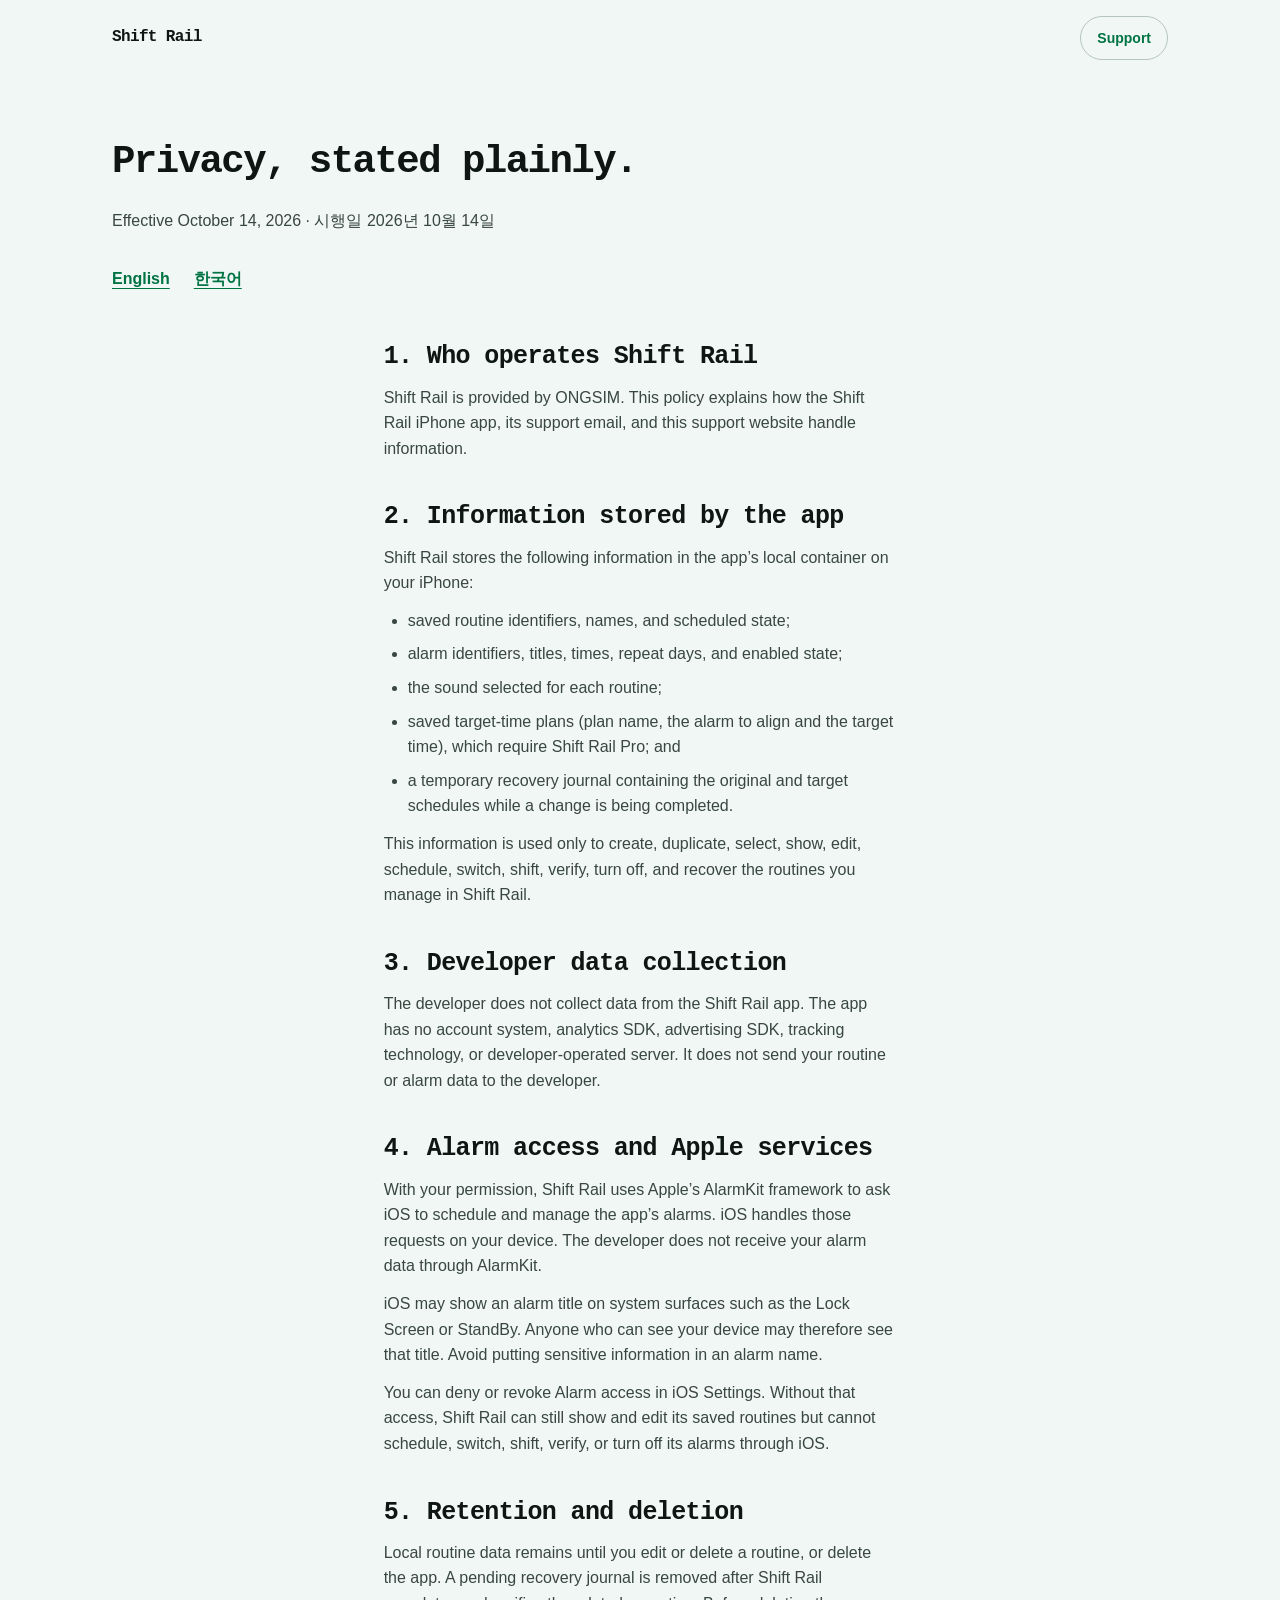
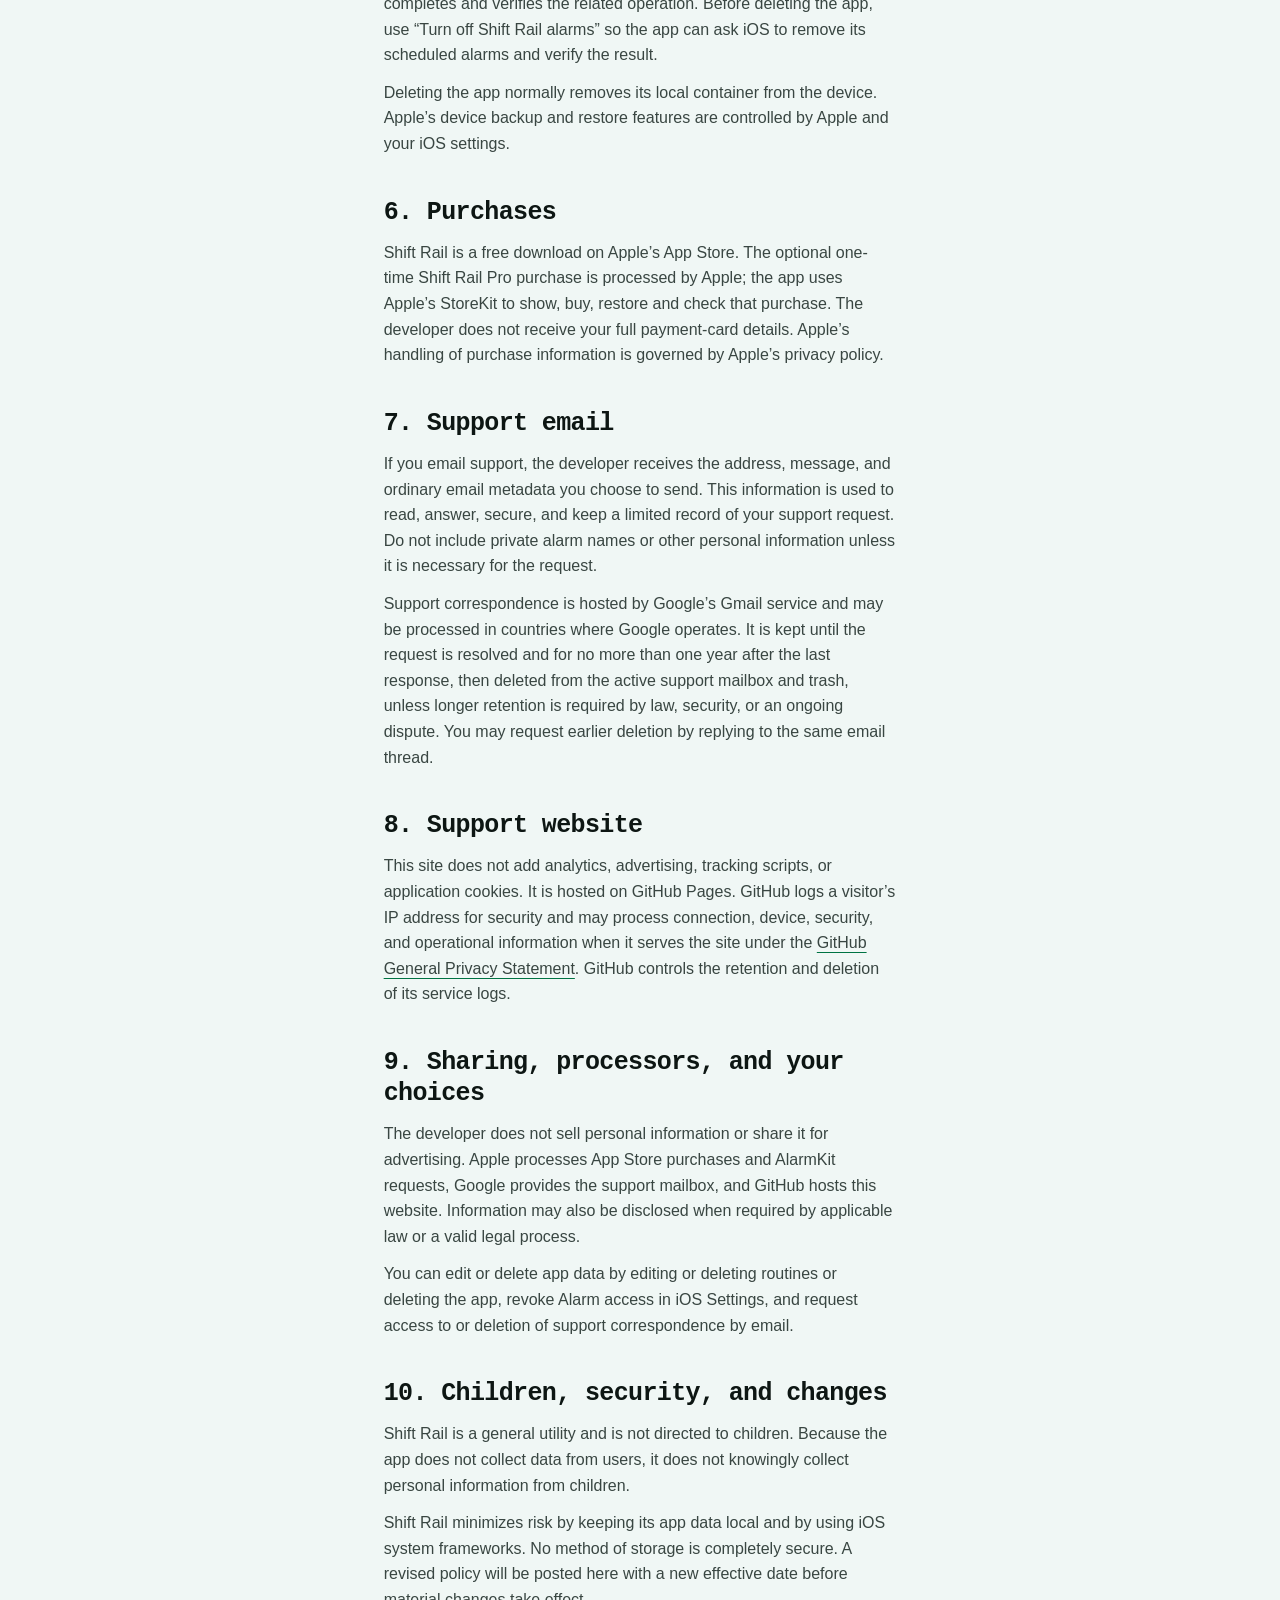
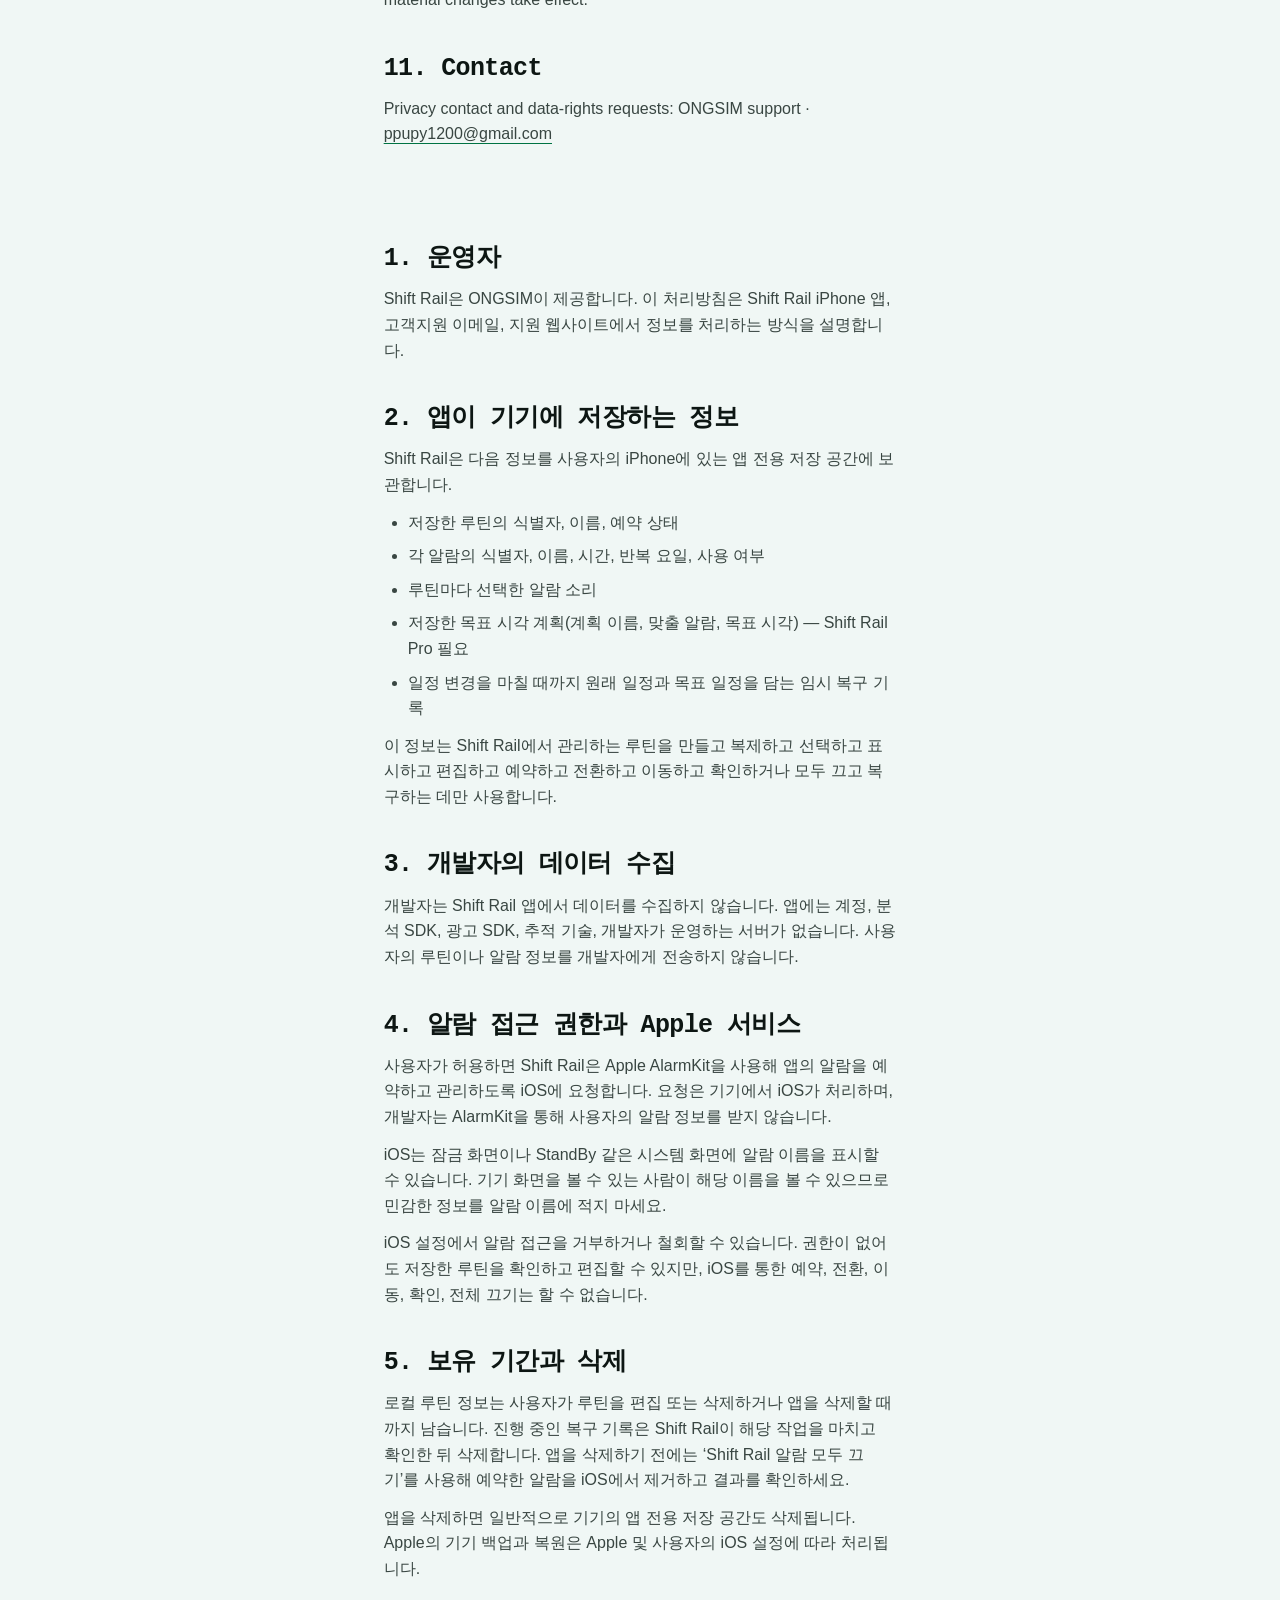
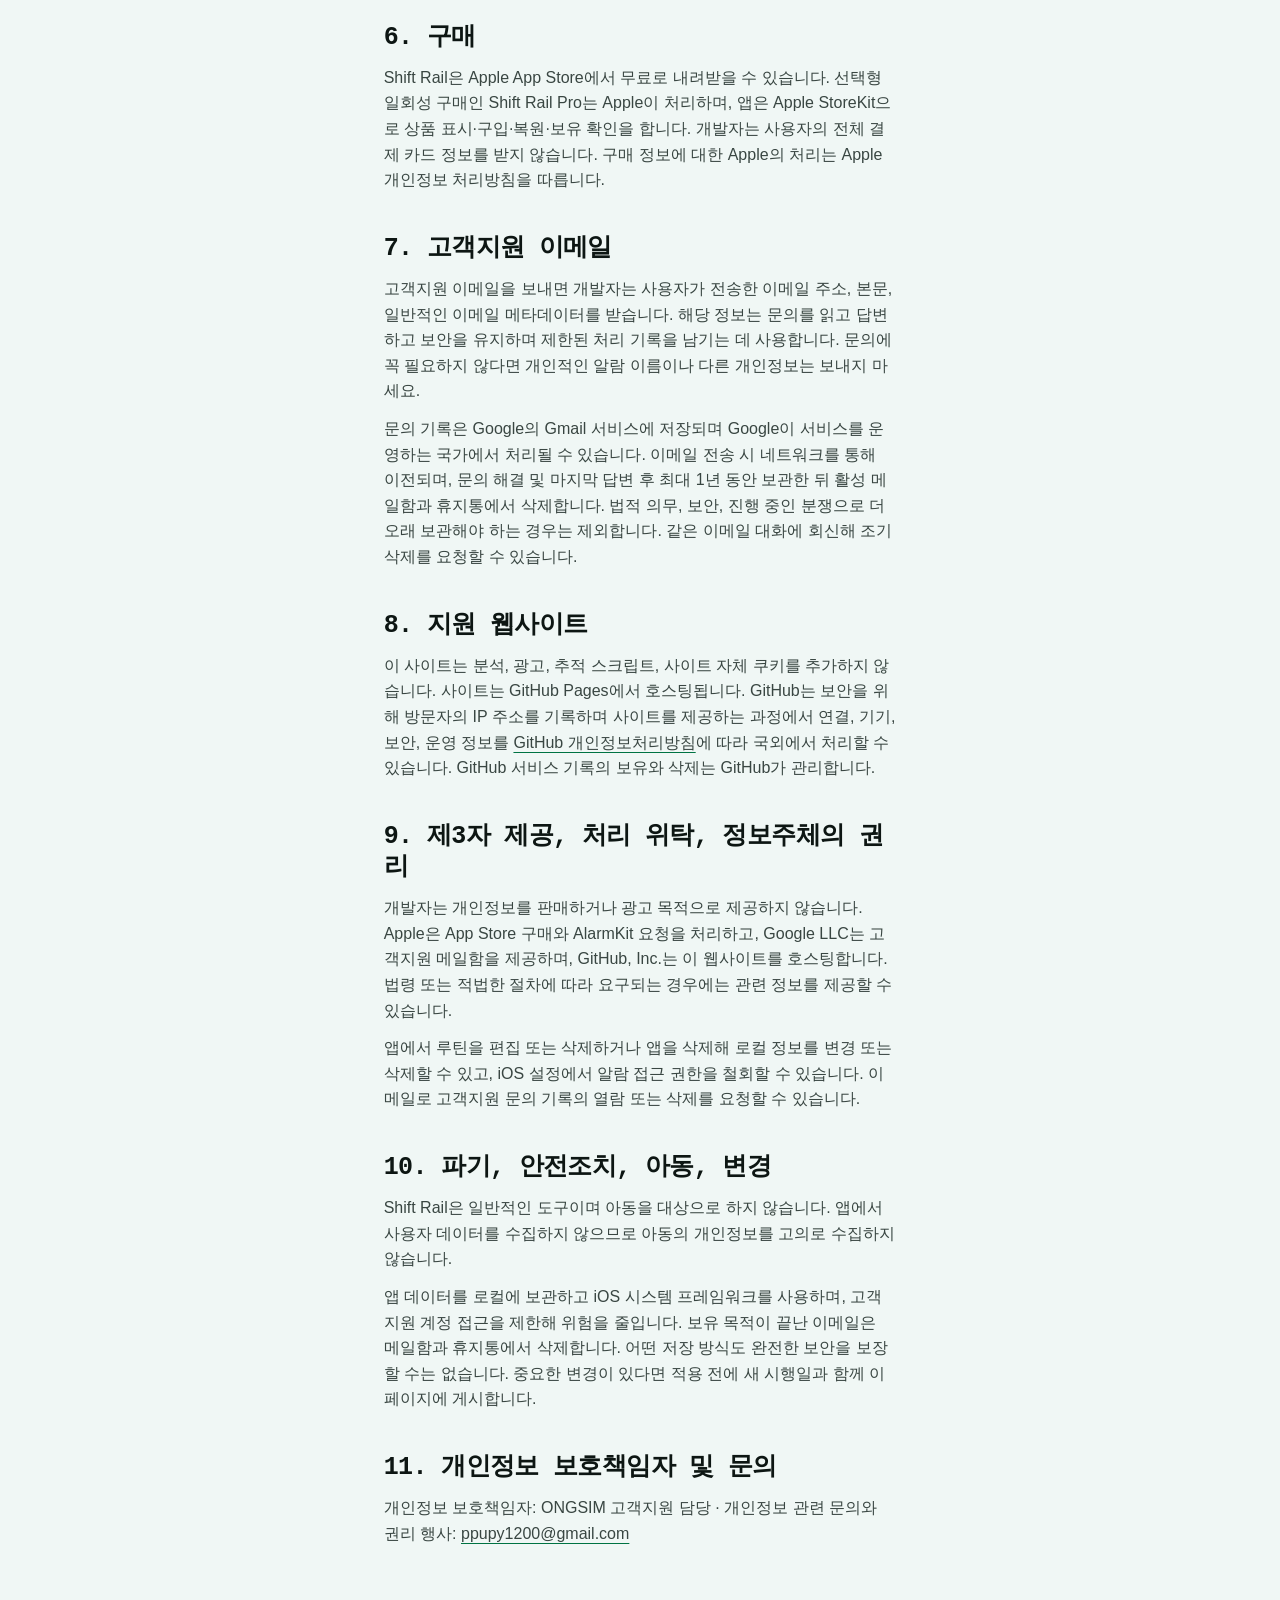
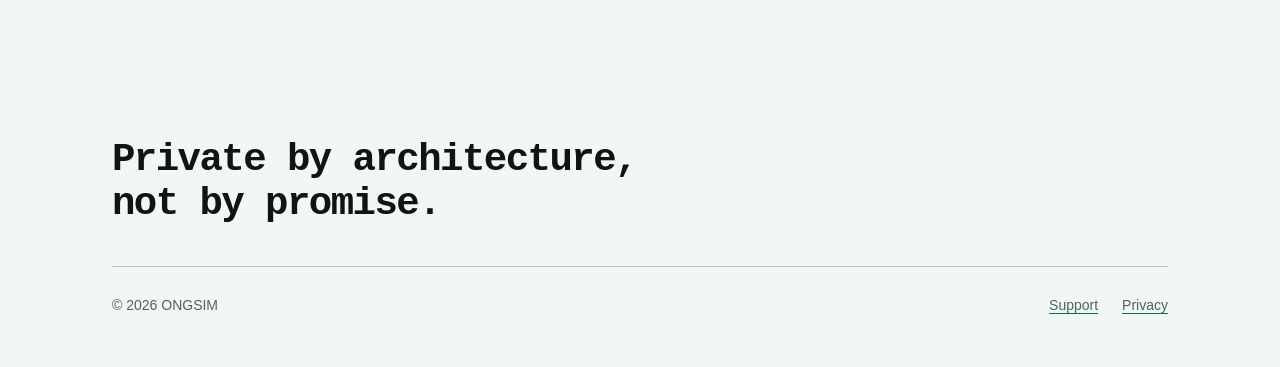
<file: privacy.html>
<!doctype html>
<html lang="en">
  <head>
    <meta charset="utf-8">
    <meta name="viewport" content="width=device-width, initial-scale=1, viewport-fit=cover">
    <meta name="description" content="Shift Rail privacy policy in English and Korean.">
    <meta name="robots" content="index,follow">
    <meta name="color-scheme" content="light dark">
    <meta property="og:type" content="website">
    <meta property="og:title" content="Shift Rail Privacy Policy">
    <meta property="og:description" content="How Shift Rail handles alarm data, support email, and website access.">
    <meta property="og:url" content="https://ppupy1209.github.io/shift-rail-support/privacy.html">
    <link rel="canonical" href="https://ppupy1209.github.io/shift-rail-support/privacy.html">
    <link rel="icon" href="./favicon.png" type="image/png">
    <link rel="apple-touch-icon" href="./favicon.png">
    <link rel="stylesheet" href="./styles.css">
    <title>Shift Rail Privacy Policy</title>
  <meta name="apple-itunes-app" content="app-id=6806742009">
</head>
  <body>
    <a class="skip-link" href="#content">Skip to privacy policy</a>

    <header class="nav-edge shell" aria-label="Primary navigation">
      <a class="wordmark" href="./index.html" aria-label="Shift Rail support home">Shift Rail</a>
      <a class="nav-action" href="./index.html">Support</a>
    </header>

    <main id="content">
      <header class="policy-intro shell">
        <h1>Privacy, stated plainly.</h1>
        <p>Effective October 14, 2026 · 시행일 2026년 10월 14일</p>
        <nav class="language-links" aria-label="Page language">
          <a class="language-link" href="#english">English</a>
          <a class="language-link" lang="ko" href="#korean">한국어</a>
        </nav>
      </header>

      <article class="document shell" id="english" aria-labelledby="english-title">
        <section>
          <h2 id="english-title">1. Who operates Shift Rail</h2>
          <p>Shift Rail is provided by ONGSIM. This policy explains how the Shift Rail iPhone app, its support email, and this support website handle information.</p>
        </section>

        <section>
          <h2>2. Information stored by the app</h2>
          <p>Shift Rail stores the following information in the app’s local container on your iPhone:</p>
          <ul>
            <li>saved routine identifiers, names, and scheduled state;</li>
            <li>alarm identifiers, titles, times, repeat days, and enabled state;</li>
            <li>the sound selected for each routine;</li>
            <li>saved target-time plans (plan name, the alarm to align and the target time), which require Shift Rail Pro; and</li>
            <li>a temporary recovery journal containing the original and target schedules while a change is being completed.</li>
          </ul>
          <p>This information is used only to create, duplicate, select, show, edit, schedule, switch, shift, verify, turn off, and recover the routines you manage in Shift Rail.</p>
        </section>

        <section>
          <h2>3. Developer data collection</h2>
          <p>The developer does not collect data from the Shift Rail app. The app has no account system, analytics SDK, advertising SDK, tracking technology, or developer-operated server. It does not send your routine or alarm data to the developer.</p>
        </section>

        <section>
          <h2>4. Alarm access and Apple services</h2>
          <p>With your permission, Shift Rail uses Apple’s AlarmKit framework to ask iOS to schedule and manage the app’s alarms. iOS handles those requests on your device. The developer does not receive your alarm data through AlarmKit.</p>
          <p>iOS may show an alarm title on system surfaces such as the Lock Screen or StandBy. Anyone who can see your device may therefore see that title. Avoid putting sensitive information in an alarm name.</p>
          <p>You can deny or revoke Alarm access in iOS Settings. Without that access, Shift Rail can still show and edit its saved routines but cannot schedule, switch, shift, verify, or turn off its alarms through iOS.</p>
        </section>

        <section>
          <h2>5. Retention and deletion</h2>
          <p>Local routine data remains until you edit or delete a routine, or delete the app. A pending recovery journal is removed after Shift Rail completes and verifies the related operation. Before deleting the app, use “Turn off Shift Rail alarms” so the app can ask iOS to remove its scheduled alarms and verify the result.</p>
          <p>Deleting the app normally removes its local container from the device. Apple’s device backup and restore features are controlled by Apple and your iOS settings.</p>
        </section>

        <section>
          <h2>6. Purchases</h2>
          <p>Shift Rail is a free download on Apple’s App Store. The optional one-time Shift Rail Pro purchase is processed by Apple; the app uses Apple’s StoreKit to show, buy, restore and check that purchase. The developer does not receive your full payment-card details. Apple’s handling of purchase information is governed by Apple’s privacy policy.</p>
        </section>

        <section>
          <h2>7. Support email</h2>
          <p>If you email support, the developer receives the address, message, and ordinary email metadata you choose to send. This information is used to read, answer, secure, and keep a limited record of your support request. Do not include private alarm names or other personal information unless it is necessary for the request.</p>
          <p>Support correspondence is hosted by Google’s Gmail service and may be processed in countries where Google operates. It is kept until the request is resolved and for no more than one year after the last response, then deleted from the active support mailbox and trash, unless longer retention is required by law, security, or an ongoing dispute. You may request earlier deletion by replying to the same email thread.</p>
        </section>

        <section>
          <h2>8. Support website</h2>
          <p>This site does not add analytics, advertising, tracking scripts, or application cookies. It is hosted on GitHub Pages. GitHub logs a visitor’s IP address for security and may process connection, device, security, and operational information when it serves the site under the <a href="https://docs.github.com/en/site-policy/privacy-policies/github-general-privacy-statement">GitHub General Privacy Statement</a>. GitHub controls the retention and deletion of its service logs.</p>
        </section>

        <section>
          <h2>9. Sharing, processors, and your choices</h2>
          <p>The developer does not sell personal information or share it for advertising. Apple processes App Store purchases and AlarmKit requests, Google provides the support mailbox, and GitHub hosts this website. Information may also be disclosed when required by applicable law or a valid legal process.</p>
          <p>You can edit or delete app data by editing or deleting routines or deleting the app, revoke Alarm access in iOS Settings, and request access to or deletion of support correspondence by email.</p>
        </section>

        <section>
          <h2>10. Children, security, and changes</h2>
          <p>Shift Rail is a general utility and is not directed to children. Because the app does not collect data from users, it does not knowingly collect personal information from children.</p>
          <p>Shift Rail minimizes risk by keeping its app data local and by using iOS system frameworks. No method of storage is completely secure. A revised policy will be posted here with a new effective date before material changes take effect.</p>
        </section>

        <section>
          <h2>11. Contact</h2>
          <p>Privacy contact and data-rights requests: ONGSIM support · <a href="mailto:ppupy1200@gmail.com?subject=Shift%20Rail%20Privacy">ppupy1200@gmail.com</a></p>
        </section>
      </article>

      <article class="document shell" id="korean" lang="ko" aria-labelledby="korean-title">
        <section>
          <h2 id="korean-title">1. 운영자</h2>
          <p>Shift Rail은 ONGSIM이 제공합니다. 이 처리방침은 Shift Rail iPhone 앱, 고객지원 이메일, 지원 웹사이트에서 정보를 처리하는 방식을 설명합니다.</p>
        </section>

        <section>
          <h2>2. 앱이 기기에 저장하는 정보</h2>
          <p>Shift Rail은 다음 정보를 사용자의 iPhone에 있는 앱 전용 저장 공간에 보관합니다.</p>
          <ul>
            <li>저장한 루틴의 식별자, 이름, 예약 상태</li>
            <li>각 알람의 식별자, 이름, 시간, 반복 요일, 사용 여부</li>
            <li>루틴마다 선택한 알람 소리</li>
            <li>저장한 목표 시각 계획(계획 이름, 맞출 알람, 목표 시각) — Shift Rail Pro 필요</li>
            <li>일정 변경을 마칠 때까지 원래 일정과 목표 일정을 담는 임시 복구 기록</li>
          </ul>
          <p>이 정보는 Shift Rail에서 관리하는 루틴을 만들고 복제하고 선택하고 표시하고 편집하고 예약하고 전환하고 이동하고 확인하거나 모두 끄고 복구하는 데만 사용합니다.</p>
        </section>

        <section>
          <h2>3. 개발자의 데이터 수집</h2>
          <p>개발자는 Shift Rail 앱에서 데이터를 수집하지 않습니다. 앱에는 계정, 분석 SDK, 광고 SDK, 추적 기술, 개발자가 운영하는 서버가 없습니다. 사용자의 루틴이나 알람 정보를 개발자에게 전송하지 않습니다.</p>
        </section>

        <section>
          <h2>4. 알람 접근 권한과 Apple 서비스</h2>
          <p>사용자가 허용하면 Shift Rail은 Apple AlarmKit을 사용해 앱의 알람을 예약하고 관리하도록 iOS에 요청합니다. 요청은 기기에서 iOS가 처리하며, 개발자는 AlarmKit을 통해 사용자의 알람 정보를 받지 않습니다.</p>
          <p>iOS는 잠금 화면이나 StandBy 같은 시스템 화면에 알람 이름을 표시할 수 있습니다. 기기 화면을 볼 수 있는 사람이 해당 이름을 볼 수 있으므로 민감한 정보를 알람 이름에 적지 마세요.</p>
          <p>iOS 설정에서 알람 접근을 거부하거나 철회할 수 있습니다. 권한이 없어도 저장한 루틴을 확인하고 편집할 수 있지만, iOS를 통한 예약, 전환, 이동, 확인, 전체 끄기는 할 수 없습니다.</p>
        </section>

        <section>
          <h2>5. 보유 기간과 삭제</h2>
          <p>로컬 루틴 정보는 사용자가 루틴을 편집 또는 삭제하거나 앱을 삭제할 때까지 남습니다. 진행 중인 복구 기록은 Shift Rail이 해당 작업을 마치고 확인한 뒤 삭제합니다. 앱을 삭제하기 전에는 ‘Shift Rail 알람 모두 끄기’를 사용해 예약한 알람을 iOS에서 제거하고 결과를 확인하세요.</p>
          <p>앱을 삭제하면 일반적으로 기기의 앱 전용 저장 공간도 삭제됩니다. Apple의 기기 백업과 복원은 Apple 및 사용자의 iOS 설정에 따라 처리됩니다.</p>
        </section>

        <section>
          <h2>6. 구매</h2>
          <p>Shift Rail은 Apple App Store에서 무료로 내려받을 수 있습니다. 선택형 일회성 구매인 Shift Rail Pro는 Apple이 처리하며, 앱은 Apple StoreKit으로 상품 표시·구입·복원·보유 확인을 합니다. 개발자는 사용자의 전체 결제 카드 정보를 받지 않습니다. 구매 정보에 대한 Apple의 처리는 Apple 개인정보 처리방침을 따릅니다.</p>
        </section>

        <section>
          <h2>7. 고객지원 이메일</h2>
          <p>고객지원 이메일을 보내면 개발자는 사용자가 전송한 이메일 주소, 본문, 일반적인 이메일 메타데이터를 받습니다. 해당 정보는 문의를 읽고 답변하고 보안을 유지하며 제한된 처리 기록을 남기는 데 사용합니다. 문의에 꼭 필요하지 않다면 개인적인 알람 이름이나 다른 개인정보는 보내지 마세요.</p>
          <p>문의 기록은 Google의 Gmail 서비스에 저장되며 Google이 서비스를 운영하는 국가에서 처리될 수 있습니다. 이메일 전송 시 네트워크를 통해 이전되며, 문의 해결 및 마지막 답변 후 최대 1년 동안 보관한 뒤 활성 메일함과 휴지통에서 삭제합니다. 법적 의무, 보안, 진행 중인 분쟁으로 더 오래 보관해야 하는 경우는 제외합니다. 같은 이메일 대화에 회신해 조기 삭제를 요청할 수 있습니다.</p>
        </section>

        <section>
          <h2>8. 지원 웹사이트</h2>
          <p>이 사이트는 분석, 광고, 추적 스크립트, 사이트 자체 쿠키를 추가하지 않습니다. 사이트는 GitHub Pages에서 호스팅됩니다. GitHub는 보안을 위해 방문자의 IP 주소를 기록하며 사이트를 제공하는 과정에서 연결, 기기, 보안, 운영 정보를 <a href="https://docs.github.com/ko/site-policy/privacy-policies/github-general-privacy-statement">GitHub 개인정보처리방침</a>에 따라 국외에서 처리할 수 있습니다. GitHub 서비스 기록의 보유와 삭제는 GitHub가 관리합니다.</p>
        </section>

        <section>
          <h2>9. 제3자 제공, 처리 위탁, 정보주체의 권리</h2>
          <p>개발자는 개인정보를 판매하거나 광고 목적으로 제공하지 않습니다. Apple은 App Store 구매와 AlarmKit 요청을 처리하고, Google LLC는 고객지원 메일함을 제공하며, GitHub, Inc.는 이 웹사이트를 호스팅합니다. 법령 또는 적법한 절차에 따라 요구되는 경우에는 관련 정보를 제공할 수 있습니다.</p>
          <p>앱에서 루틴을 편집 또는 삭제하거나 앱을 삭제해 로컬 정보를 변경 또는 삭제할 수 있고, iOS 설정에서 알람 접근 권한을 철회할 수 있습니다. 이메일로 고객지원 문의 기록의 열람 또는 삭제를 요청할 수 있습니다.</p>
        </section>

        <section>
          <h2>10. 파기, 안전조치, 아동, 변경</h2>
          <p>Shift Rail은 일반적인 도구이며 아동을 대상으로 하지 않습니다. 앱에서 사용자 데이터를 수집하지 않으므로 아동의 개인정보를 고의로 수집하지 않습니다.</p>
          <p>앱 데이터를 로컬에 보관하고 iOS 시스템 프레임워크를 사용하며, 고객지원 계정 접근을 제한해 위험을 줄입니다. 보유 목적이 끝난 이메일은 메일함과 휴지통에서 삭제합니다. 어떤 저장 방식도 완전한 보안을 보장할 수는 없습니다. 중요한 변경이 있다면 적용 전에 새 시행일과 함께 이 페이지에 게시합니다.</p>
        </section>

        <section>
          <h2>11. 개인정보 보호책임자 및 문의</h2>
          <p>개인정보 보호책임자: ONGSIM 고객지원 담당 · 개인정보 관련 문의와 권리 행사: <a href="mailto:ppupy1200@gmail.com?subject=Shift%20Rail%20%EA%B0%9C%EC%9D%B8%EC%A0%95%EB%B3%B4">ppupy1200@gmail.com</a></p>
        </section>
      </article>
    </main>

    <footer class="foot-stmt shell">
      <p class="foot-stmt-line">Private by architecture, not by promise.</p>
      <div class="foot-stmt-meta">
        <span>© 2026 ONGSIM</span>
        <nav class="footer-links" aria-label="Footer navigation">
          <a class="footer-link" href="./index.html">Support</a>
          <a class="footer-link" href="./privacy.html">Privacy</a>
        </nav>
      </div>
    </footer>
  </body>
</html>
</file>
<file: styles.css>
/* Hallmark · genre: atmospheric · macrostructure: Conversational FAQ · theme: custom Liquid Utility · nav: N9 · footer: Ft5 · pre-emit critique: P5 H5 E5 S5 R5 V5 · contrast: pass (40–41) · slop: pass (42–45) · honest: pass (46) · chrome: pass (47) · tokens: pass (48) · responsive: pass (49) · icons: pass (30) · mobile: pass (34, 49, 50–57) */
@import url("./tokens.css");

*,
*::before,
*::after {
  box-sizing: border-box;
}

html,
body {
  overflow-x: clip;
}

html {
  scroll-behavior: smooth;
}

body {
  margin: 0;
  min-width: 20rem;
  background: var(--color-paper);
  color: var(--color-ink);
  font-family: var(--font-body);
  font-size: var(--text-base);
  line-height: 1.6;
  text-rendering: optimizeLegibility;
}

a {
  color: inherit;
  text-decoration-color: var(--color-accent);
  text-decoration-thickness: var(--rule-hair);
  text-underline-offset: 0.24em;
}

a:hover {
  color: var(--color-accent);
}

a:active,
summary:active {
  color: var(--color-accent);
}

a:focus-visible,
summary:focus-visible {
  outline: 3px solid var(--color-focus);
  outline-offset: 4px;
}

img,
svg {
  display: block;
  max-width: 100%;
}

h1,
h2,
h3,
p {
  margin: 0;
}

h1,
h2,
h3 {
  font-style: normal;
  overflow-wrap: anywhere;
  min-width: 0;
}

.shell {
  width: min(100%, var(--page-max));
  margin-inline: auto;
  padding-inline: var(--page-gutter);
}

.skip-link {
  position: fixed;
  inset-block-start: var(--space-sm);
  inset-inline-start: var(--space-sm);
  z-index: 20;
  padding: var(--space-sm) var(--space-md);
  border-radius: var(--radius-sm);
  background: var(--color-accent);
  color: var(--color-accent-ink);
  transform: translateY(-180%);
}

.skip-link:focus {
  transform: translateY(0);
}

.nav-edge {
  display: flex;
  align-items: center;
  justify-content: space-between;
  gap: var(--space-md);
  min-height: 4.75rem;
  padding-block: var(--space-sm);
}

.wordmark {
  font-family: var(--font-display);
  font-weight: 700;
  letter-spacing: -0.04em;
  text-decoration: none;
  white-space: nowrap;
}

.nav-action,
.language-link,
.text-link,
.footer-link {
  line-height: 1;
  white-space: nowrap;
}

.wordmark,
.footer-link {
  display: inline-flex;
  align-items: center;
  min-height: 44px;
}

.nav-action {
  display: inline-flex;
  align-items: center;
  min-height: 44px;
  padding-inline: var(--space-md);
  border: var(--rule-hair) solid var(--color-rule);
  border-radius: 999px;
  color: var(--color-accent);
  font-size: var(--text-sm);
  font-weight: 700;
  text-decoration: none;
}

.hero {
  display: grid;
  gap: var(--space-2xl);
  padding-block: var(--space-2xl) var(--space-3xl);
}

.hero-copy {
  display: grid;
  gap: var(--space-lg);
  max-width: 54rem;
}

.hero h1 {
  max-width: 13ch;
  font-family: var(--font-display);
  font-size: var(--text-display);
  font-weight: 600;
  letter-spacing: -0.065em;
  line-height: 1.04;
}

.hero-lede {
  max-width: 59ch;
  color: var(--color-ink-soft);
  font-size: var(--text-md);
}

.language-links {
  display: flex;
  flex-wrap: wrap;
  gap: var(--space-sm) var(--space-lg);
}

.language-link,
.text-link {
  display: inline-flex;
  align-items: center;
  min-height: 44px;
  color: var(--color-accent);
  font-weight: 700;
}

.rail-demo {
  display: grid;
  gap: 0;
  margin: 0;
  padding: var(--space-md) var(--space-lg);
  list-style: none;
  border-radius: var(--radius-lg);
  background: var(--color-paper-raised);
}

.rail-demo li {
  position: relative;
  display: grid;
  grid-template-columns: 2rem minmax(0, 1fr) auto;
  align-items: center;
  gap: var(--space-md);
  min-height: 4.5rem;
}

.rail-demo li:not(:last-child)::after {
  content: "";
  position: absolute;
  inset-block-end: 0;
  inset-inline: calc(2rem + var(--space-md)) 0;
  height: var(--rule-hair);
  background: var(--color-rule);
}

.rail-marker {
  display: grid;
  place-items: center;
  width: 2rem;
  height: 2rem;
  border: var(--rule-hair) solid var(--color-accent);
  border-radius: 50%;
  color: var(--color-accent);
  font-family: var(--font-display);
  font-size: var(--text-xs);
  font-weight: 700;
}

.rail-name {
  color: var(--color-ink-soft);
  min-width: 0;
}

.rail-time {
  color: var(--color-ink);
  font-family: var(--font-display);
  font-size: var(--text-md);
  font-variant-numeric: tabular-nums;
  white-space: nowrap;
}

.trust-strip {
  display: grid;
  border-block: var(--rule-hair) solid var(--color-rule);
}

.trust-strip div {
  display: grid;
  grid-template-columns: minmax(0, 1fr) auto;
  gap: var(--space-md);
  padding-block: var(--space-md);
}

.trust-strip div:not(:last-child) {
  border-block-end: var(--rule-hair) solid var(--color-rule);
}

.trust-strip dt {
  color: var(--color-ink-soft);
}

.trust-strip dd {
  margin: 0;
  color: var(--color-accent);
  font-family: var(--font-display);
  font-weight: 700;
}

.support-section,
.policy-section {
  display: grid;
  gap: var(--space-xl);
  padding-block: var(--space-3xl);
}

.section-intro {
  display: grid;
  gap: var(--space-sm);
  max-width: 50rem;
}

.section-intro h2,
.policy-intro h1 {
  font-family: var(--font-display);
  font-size: clamp(var(--text-xl), 4vw, var(--text-2xl));
  font-weight: 600;
  letter-spacing: -0.04em;
  line-height: 1.12;
}

.section-intro p,
.policy-intro p {
  max-width: 65ch;
  color: var(--color-ink-soft);
}

.faq {
  border-block-start: var(--rule-hair) solid var(--color-rule);
}

.faq details {
  border-block-end: var(--rule-hair) solid var(--color-rule);
}

.faq summary {
  display: grid;
  grid-template-columns: minmax(0, 1fr) auto;
  align-items: center;
  gap: var(--space-md);
  min-height: 4.75rem;
  padding-block: var(--space-md);
  cursor: pointer;
  list-style: none;
}

.faq summary::-webkit-details-marker {
  display: none;
}

.faq summary::after {
  content: "+";
  color: var(--color-accent);
  font-family: var(--font-display);
  font-size: var(--text-lg);
  line-height: 1;
}

.faq details[open] summary::after {
  content: "−";
}

.faq h3 {
  font-size: var(--text-md);
  font-weight: 700;
  line-height: 1.3;
}

.answer {
  display: grid;
  gap: var(--space-md);
  max-width: 68ch;
  padding-block: 0 var(--space-xl);
  color: var(--color-ink-soft);
}

.contact-band {
  display: grid;
  gap: var(--space-lg);
  padding-block: var(--space-2xl);
  border-block-start: var(--rule-hair) solid var(--color-rule);
}

.contact-band h2 {
  max-width: 18ch;
  font-family: var(--font-display);
  font-size: var(--text-xl);
  font-weight: 600;
  letter-spacing: -0.04em;
  line-height: 1.15;
}

.contact-band p {
  max-width: 62ch;
  color: var(--color-ink-soft);
}

.policy-intro {
  display: grid;
  gap: var(--space-lg);
  padding-block: var(--space-2xl) var(--space-xl);
}

.document {
  display: grid;
  gap: var(--space-xl);
  max-width: 72ch;
  padding-block-end: var(--space-3xl);
}

.document section {
  display: grid;
  gap: var(--space-sm);
}

.document h2 {
  font-family: var(--font-display);
  font-size: var(--text-lg);
  font-weight: 600;
  letter-spacing: -0.025em;
  line-height: 1.25;
}

.document p,
.document li {
  color: var(--color-ink-soft);
}

.document ul {
  display: grid;
  gap: var(--space-xs);
  margin: 0;
  padding-inline-start: var(--space-lg);
}

.routine-guide {
  padding-block-start: var(--space-xl);
}

.routine-guide + .routine-guide {
  border-block-start: var(--rule-hair) solid var(--color-rule);
}

.routine-table {
  width: 100%;
  table-layout: fixed;
  border-collapse: collapse;
  font-size: var(--text-sm);
  font-variant-numeric: tabular-nums;
}

.routine-table caption {
  padding-block: var(--space-sm);
  text-align: start;
  color: var(--color-ink-soft);
}

.routine-table th,
.routine-table td {
  padding: var(--space-sm) var(--space-xs);
  border-block-end: var(--rule-hair) solid var(--color-rule);
  text-align: start;
  vertical-align: top;
  overflow-wrap: anywhere;
}

.routine-table td {
  white-space: nowrap;
}

.routine-table thead {
  background: var(--color-paper-raised);
}

.guide-steps {
  display: grid;
  gap: var(--space-md);
  margin: 0;
  padding-inline-start: var(--space-lg);
}

.answer .text-link {
  white-space: normal;
  line-height: 1.5;
}

.foot-stmt {
  display: grid;
  gap: var(--space-xl);
  padding-block: var(--space-3xl) max(var(--space-xl), env(safe-area-inset-bottom));
}

.foot-stmt-line {
  max-width: 26ch;
  font-family: var(--font-display);
  font-size: clamp(var(--text-lg), 5vw, var(--text-2xl));
  font-weight: 600;
  letter-spacing: -0.04em;
  line-height: 1.12;
}

.foot-stmt-meta {
  display: flex;
  flex-wrap: wrap;
  align-items: baseline;
  justify-content: space-between;
  gap: var(--space-md) var(--space-lg);
  padding-block-start: var(--space-md);
  border-block-start: var(--rule-hair) solid var(--color-rule);
  color: var(--color-ink-faint);
  font-size: var(--text-sm);
}

.footer-links {
  display: flex;
  flex-wrap: wrap;
  gap: var(--space-sm) var(--space-lg);
}

@media (min-width: 40rem) {
  .hero {
    grid-template-columns: minmax(0, 1.15fr) minmax(18rem, 0.85fr);
    align-items: end;
    padding-block-start: var(--space-2xl);
  }

  .trust-strip {
    grid-template-columns: repeat(3, minmax(0, 1fr));
  }

  .trust-strip div {
    display: block;
    padding: var(--space-lg);
  }

  .trust-strip div:not(:last-child) {
    border-block-end: 0;
    border-inline-end: var(--rule-hair) solid var(--color-rule);
  }

  .trust-strip dd {
    margin-block-start: var(--space-xs);
  }
}

@media (hover: hover) and (pointer: fine) {
  .nav-action,
  .language-link,
  .text-link {
    transition: color var(--dur-short) var(--ease-out), transform var(--dur-micro) var(--ease-out);
  }

  .nav-action:hover,
  .language-link:hover,
  .text-link:hover {
    transform: translateY(-1px);
  }
}

@media (prefers-reduced-motion: reduce) {
  html {
    scroll-behavior: auto;
  }

  *,
  *::before,
  *::after {
    animation-duration: 150ms !important;
    animation-iteration-count: 1 !important;
    transition-duration: 150ms !important;
  }
}

@media print {
  .skip-link,
  .nav-action,
  .language-links,
  .foot-stmt {
    display: none;
  }

  body {
    background: var(--color-paper);
  }
}
</file>
<file: alarm-shift-demo.css>
.demo-intro {
  max-width: 60rem;
  gap: var(--space-sm);
  padding-block: var(--space-md);
}

.demo-intro h1 {
  max-width: 21ch;
  font-size: clamp(1.9rem, 4vw, 2.45rem);
}

.demo-section {
  display: grid;
  gap: var(--space-sm);
  max-width: 60rem;
  padding-block: var(--space-md) var(--space-2xl);
  scroll-margin-block-start: var(--space-md);
}

.demo-section + .demo-section {
  border-block-start: 1px solid var(--color-rule);
}

.demo-section h2 {
  font-family: var(--font-display);
  font-size: clamp(1.3rem, 3vw, 1.65rem);
  line-height: 1.2;
  letter-spacing: -0.03em;
}

.demo-intro-copy,
.demo-note,
.demo-summary {
  color: var(--color-ink-soft);
  max-width: 66ch;
}

.demo-panel {
  padding: clamp(1rem, 3vw, 2rem);
  border: 1px solid var(--color-rule);
  border-radius: var(--radius-lg);
  background: var(--color-paper-raised);
  min-width: 0;
  scroll-margin-block-start: var(--space-sm);
}

.demo-panel > .demo-note:first-child {
  margin-block-end: var(--space-md);
}

.demo-controls {
  display: grid;
  gap: var(--space-md);
  min-width: 0;
  padding: 0;
  margin: 0 0 var(--space-lg);
  border: 0;
}

.demo-controls legend {
  padding: 0 0 var(--space-md);
  font-weight: 700;
}

.demo-sample-control,
.demo-shift-control {
  display: grid;
  gap: var(--space-xs);
}

.demo-controls select,
.demo-controls button {
  min-height: 44px;
  padding: var(--space-sm);
  border: 1px solid var(--color-rule);
  border-radius: var(--radius-sm);
  background: var(--color-paper);
  color: var(--color-ink);
  font: inherit;
}

.demo-controls select {
  width: 100%;
  max-width: 100%;
}

.demo-offset-line {
  display: flex;
  flex-wrap: wrap;
  justify-content: space-between;
  align-items: baseline;
  gap: var(--space-xs) var(--space-md);
}

.demo-offset-line output {
  color: var(--color-accent);
  font-weight: 700;
  font-variant-numeric: tabular-nums;
}

.demo-controls input[type="range"] {
  width: 100%;
  min-height: 44px;
  margin: 0;
  accent-color: var(--color-accent);
}

.demo-presets {
  display: grid;
  grid-template-columns: repeat(3, minmax(0, 1fr));
  gap: var(--space-xs);
}

.demo-controls button {
  cursor: pointer;
  line-height: 1.3;
  word-break: keep-all;
  overflow-wrap: normal;
}

.demo-controls button[aria-pressed="true"] {
  border-color: var(--color-accent);
  background: var(--color-accent);
  color: var(--color-accent-ink);
}

.demo-controls :is(button, select, input):focus-visible,
.demo-panel:focus-visible {
  outline: 3px solid var(--color-focus);
  outline-offset: 4px;
}

.demo-controls:disabled {
  opacity: 0.65;
}

.demo-table {
  width: 100%;
  table-layout: fixed;
  border-collapse: collapse;
  font-size: var(--text-sm);
}

.demo-table caption {
  padding-block: var(--space-xs) var(--space-sm);
  text-align: start;
  color: var(--color-ink-soft);
}

.demo-table th,
.demo-table td {
  padding: var(--space-sm) var(--space-2xs);
  border-block-end: 1px solid var(--color-rule);
  text-align: start;
  vertical-align: top;
  overflow-wrap: anywhere;
}

.demo-table thead th {
  font-weight: 400;
  color: var(--color-ink-soft);
}

.demo-table :is([data-before-day], [data-after-day], time) {
  display: block;
}

.demo-table time {
  font-family: var(--font-display);
  font-size: clamp(1.08rem, 4vw, 1.6rem);
  font-variant-numeric: tabular-nums;
  white-space: nowrap;
}

.demo-table td:last-child time {
  color: var(--color-accent);
  font-weight: 700;
}

.demo-day-change {
  display: inline-block;
  margin-block-start: var(--space-2xs);
  font-weight: 700;
  color: var(--color-accent);
}

.demo-day-change[hidden],
[data-load-note][hidden] {
  display: none;
}

.demo-summary {
  margin-block-start: var(--space-md);
  font-size: var(--text-sm);
}

.demo-cta {
  display: grid;
  gap: var(--space-xs);
}

.demo-cta .text-link {
  white-space: normal;
  line-height: 1.5;
  justify-self: start;
}

.demo-cta p {
  color: var(--color-ink-soft);
  font-size: var(--text-sm);
}

@media (prefers-reduced-motion: reduce) {
  html { scroll-behavior: auto; }
}
</file>
